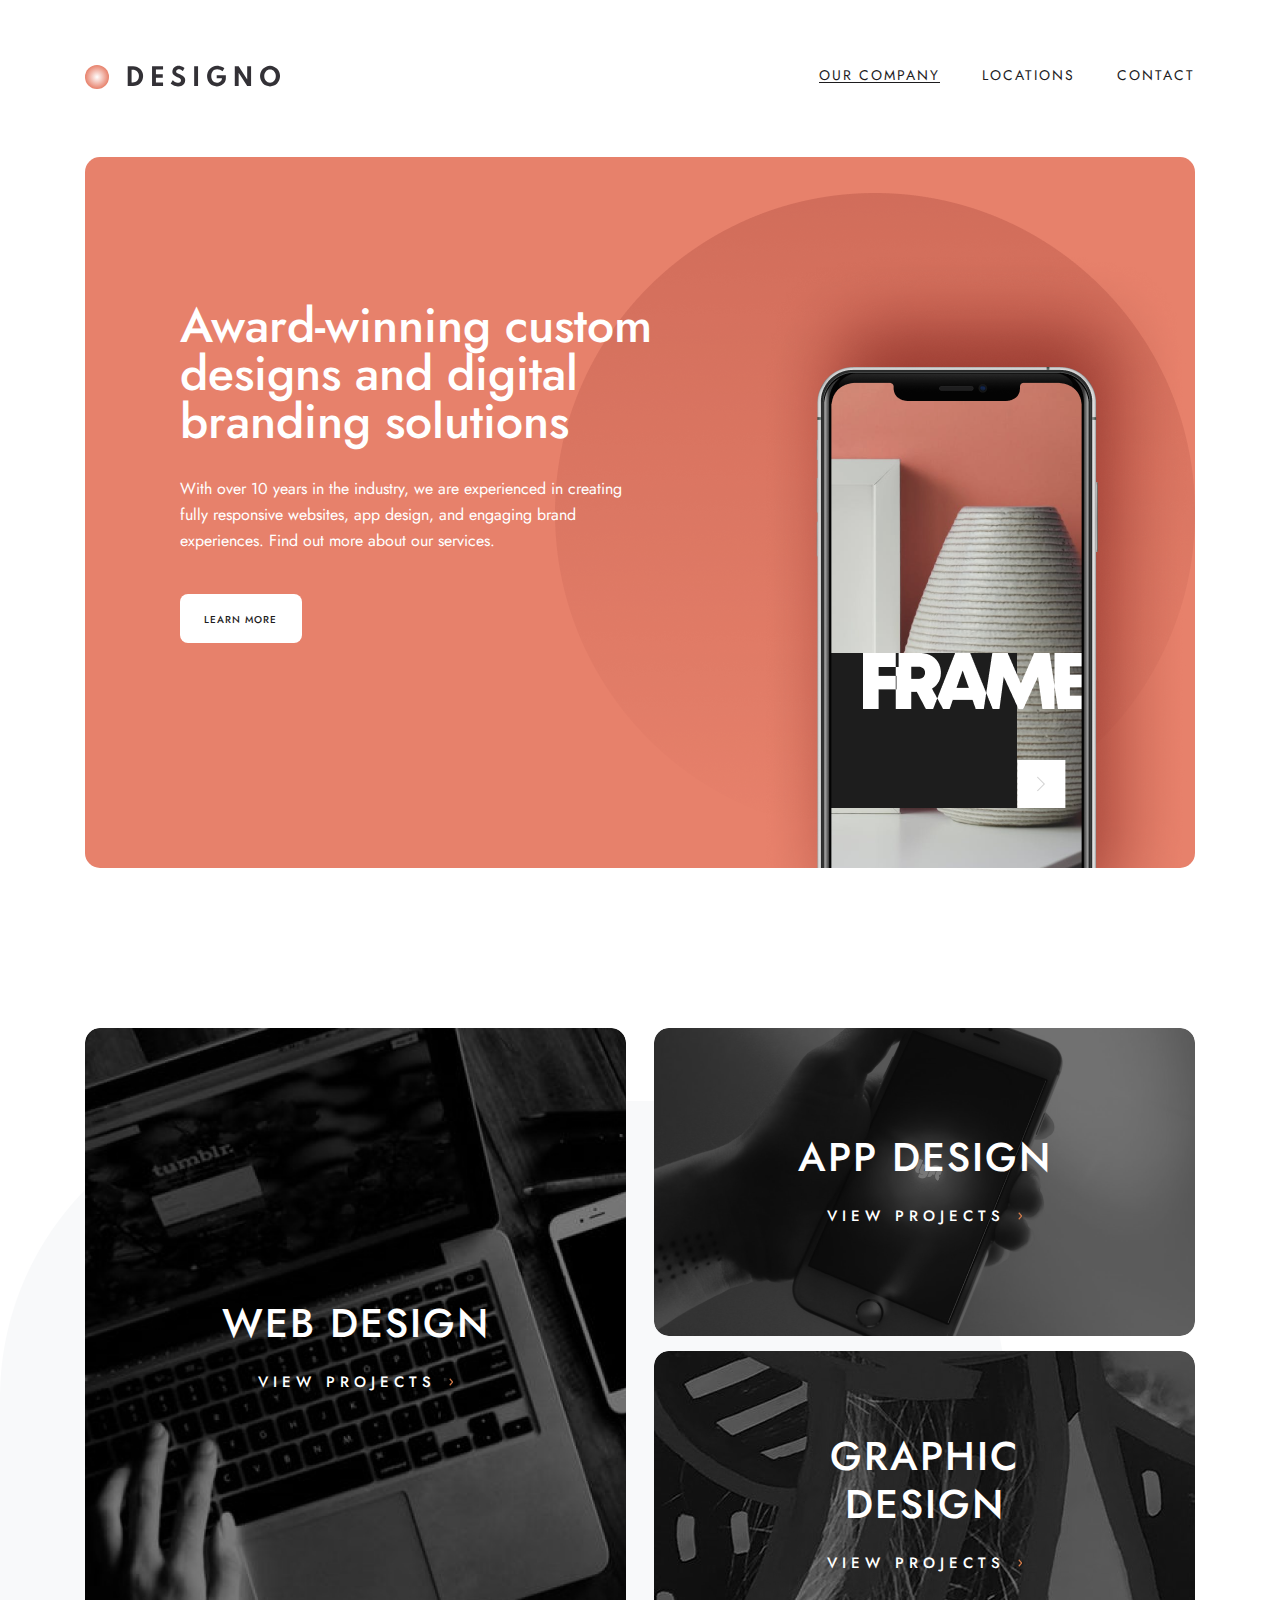
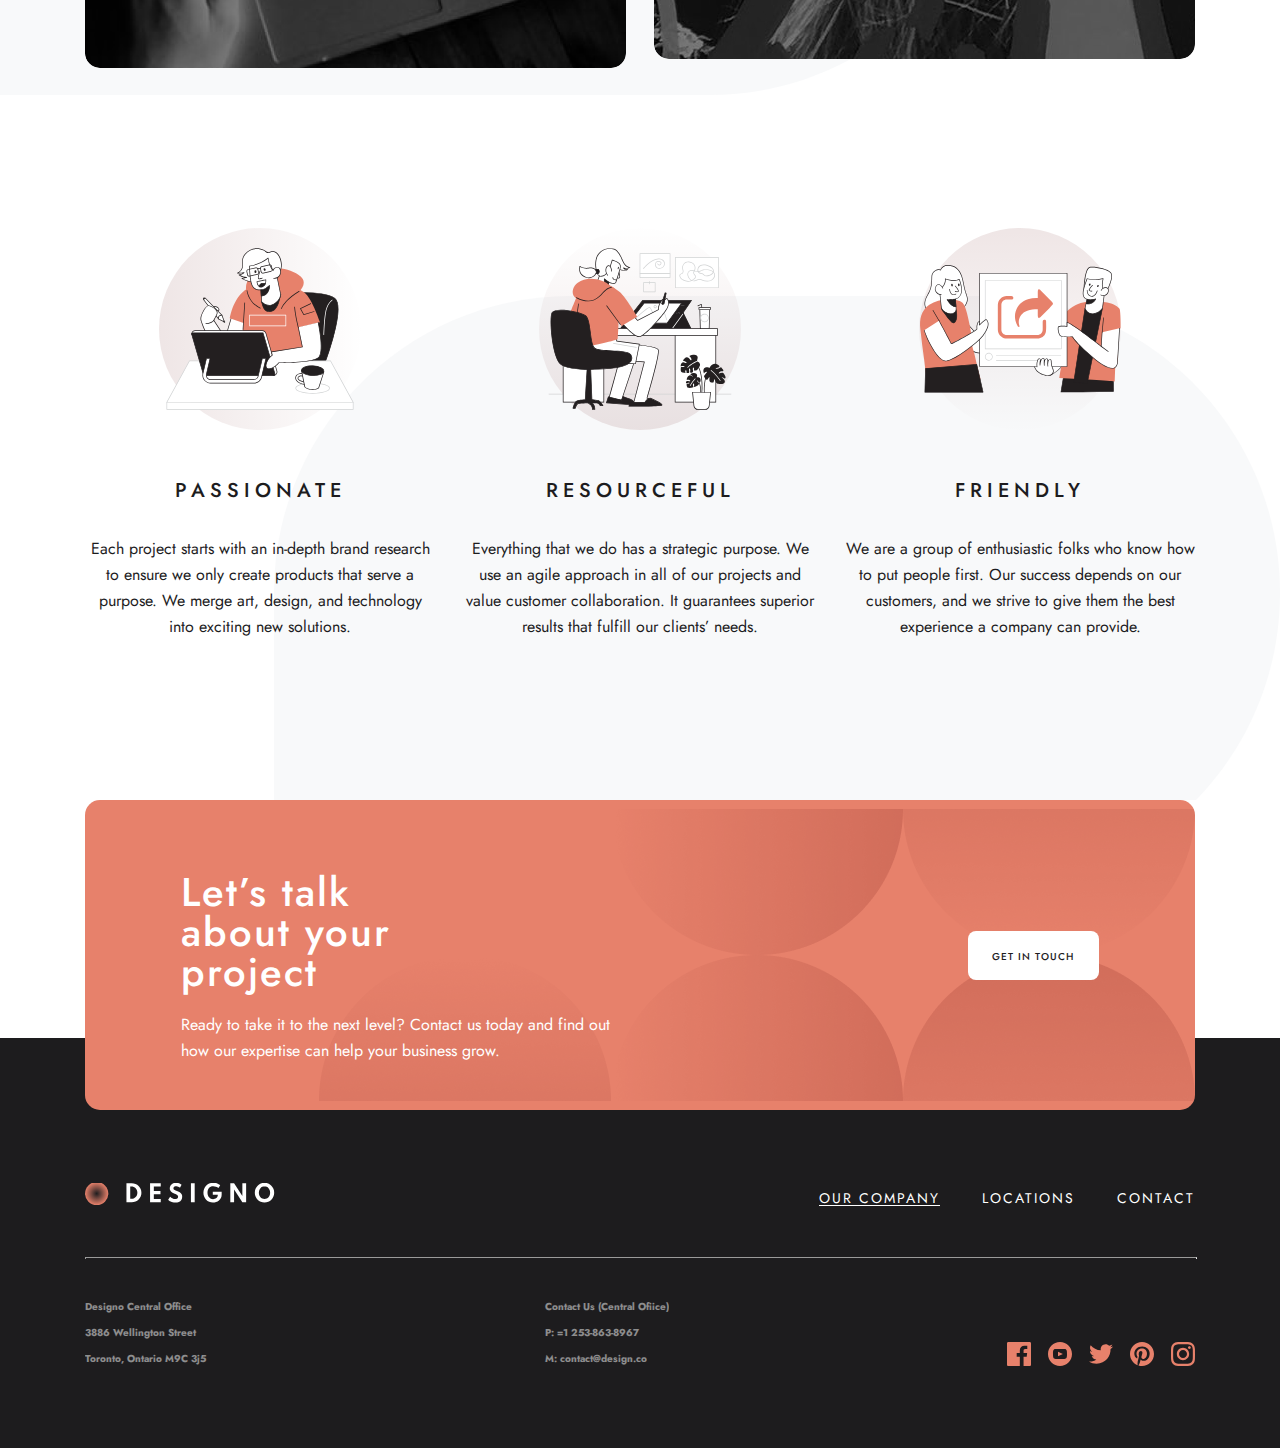
<file: index.html>
<!DOCTYPE html>
<html lang="en">

<head>
    <meta charset="UTF-8">
    <meta name="viewport" content="width=device-width, initial-scale=1.0">
    <title>Our Company</title>
    <link rel="stylesheet" href="./css/style.css">
    <link rel="stylesheet" href="https://cdnjs.cloudflare.com/ajax/libs/font-awesome/6.4.2/css/all.min.css"
        integrity="sha512-z3gLpd7yknf1YoNbCzqRKc4qyor8gaKU1qmn+CShxbuBusANI9QpRohGBreCFkKxLhei6S9CQXFEbbKuqLg0DA=="
        crossorigin="anonymous" referrerpolicy="no-referrer" />
</head>

<body>
    <!-- HEADER START -->
    <header class="header">
        <div class="header__container container">
            <a href="./index.html" class="site-logo">
                <img src="./images/site-logo.svg" alt="textli logo" class="site-logo-img" width="196" height="24">
            </a>

            <button class="header__nav__container">
                <i class="fa-solid fa-bars"></i>
            </button>

            <nav class="sitenav">
                <ul class="sitenav__list">
                    <li class="sitena__item">
                        <a id="active" href="#" class="sitenav__link">OUR COMPANY</a>
                    </li>
                    <li class="sitena__item">
                        <a href="./locatsion.html" class="sitenav__link">LOCATIONS</a>
                    </li>
                    <li class="sitena__item">
                        <a href="./contact.html" class="sitenav__link">CONTACT</a>
                    </li>
                </ul>
            </nav>
        </div>
    </header>
    <!-- HEADER END -->

    <!-- MAIN START-->
    <main class="main main-bg">
        <section class="hero">
            <div class="hero__container container">
                <div class="hero-bg">
                    <div class="hero__content">
                        <h1 class="hero__title">Award-winning custom designs and digital branding solutions</h1>
                        <p class="hero__text">With over 10 years in the industry, we are experienced in creating fully
                            responsive websites, app design, and engaging brand experiences. Find out more about our
                            services.
                        </p>
                        <a href="./about.html" class="white-btn">Learn More</a>
                    </div>
                    <div class="hero__img-wrapper">
                        <picture>

                            <source media="(max-width: 460px)" srcset="./images/hero-cut-img.png">

                            <!-- <source media="(max-width: 996px)" srcset="./images/footer-hero-img.png"> -->

                            <img class="hero-img" src="./images/hero-img.png" alt="headohones and man">
                        </picture>
                    </div>
                </div>
            </div>
        </section>
        <section class="gallary">
            <div class="gallary__container container">
                <div class="web">
                    <div class="title-and-btn">
                        <h2 class="web__title">WEB DESIGN</h2>
                        <a href="./webdesign.html" class="shop-btn btn">
                            <span class="shop-btn__inner-wrapper">
                                <span class="shop-btn__text">VIEW PROJECTS</span>
                                <span class="shop-btn__icon">
                                    <img src="./images/button-icon.svg" alt="arrow">
                                </span>
                            </span>
                        </a>
                    </div>
                    <img src="./images/webdesign-img.png" alt="kompyuter" class="web-img" width="541" height="640">
                </div>
                <div class="app-and-graphic">
                    <div class="app">
                        <div class="title-and-btn">
                            <h2 class="app__title">APP DESIGN</h2>
                            <a href="./appdesign.html" class="shop-btn btn">
                                <span class="shop-btn__inner-wrapper">
                                    <span class="shop-btn__text">VIEW PROJECTS</span>
                                    <span class="shop-btn__icon">
                                        <img src="./images/button-icon.svg" alt="arrow">
                                    </span>
                                </span>
                            </a>
                        </div>
                        <img src="./images/appdesign-img.png" alt="phone" class="app-img" width="541" height="308">
                    </div>
                    <div class="graphic">
                        <div class="title-and-btn">
                            <h2 class="graphic__title">GRAPHIC DESIGN</h2>
                            <a href="./graphicdesign.html" class="shop-btn btn">
                                <span class="shop-btn__inner-wrapper">
                                    <span class="shop-btn__text">VIEW PROJECTS</span>
                                    <span class="shop-btn__icon">
                                        <img src="./images/button-icon.svg" alt="arrow">
                                    </span>
                                </span>
                            </a>
                        </div>
                        <img src="./images/graphicdesign-img.png" alt="men" class="graphic-img" width="541"
                            height="308">
                    </div>
                </div>
            </div>
        </section>
        <section class="about">
            <div class="about__container container">
                <ul class="about__list">
                    <li class="about__item">
                        <img src="./images/passionate-img.svg" alt="people" class="about__img">
                        <div class="about__content">
                            <h3 class="about__title">PASSIONATE</h3>
                            <p class="about__text">Each project starts with an in-depth brand research to ensure we only
                                create products that serve a purpose. We merge art, design, and technology into exciting
                                new
                                solutions.</p>
                        </div>
                    </li>
                    <li class="about__item">
                        <img src="./images/resourceful-img.svg" alt="people" class="about__img">
                        <div class="about__content">
                            <h3 class="about__title">RESOURCEFUL</h3>
                            <p class="about__text">Everything that we do has a strategic purpose. We use an agile
                                approach
                                in all of our projects and value customer collaboration. It guarantees superior results
                                that
                                fulfill our clients’ needs.</p>
                        </div>
                    </li>
                    <li class="about__item">
                        <img src="./images/frendly-img.svg" alt="people" class="about__img">
                        <div class="about__content">
                            <h3 class="about__title">FRIENDLY</h3>
                            <p class="about__text"> We are a group of enthusiastic folks who know how to put people
                                first.
                                Our success depends on our customers, and we strive to give them the best experience a
                                company can provide.</p>
                        </div>
                    </li>
                </ul>
            </div>
        </section>

        <section class="project">
            <div class="project__container container">
                <div class="project-bg">
                    <div class="project__content">
                        <h2 class="project__title">Let’s talk about your project</h2>
                        <p class="project__text">Ready to take it to the next level? Contact us today and find out how
                            our
                            expertise can help your business grow.</p>
                    </div>
                    <div class="project__btn">
                        <a href="./contact.html" class="white-btn project-btn">Get in touch</a>
                    </div>
                </div>
            </div>
        </section>
    </main>
    <!-- MAIN END-->

    <!-- FOOTER START -->
    <footer class="footer">
        <div class="footer__container container">
            <div class="footer__services">
                <div class="hr-logo">
                    <a href="./index.html" class="site-logo">
                        <img src="./images/footer-logo.svg" alt="textli logo" class=" site-logo-img" width="196"
                            height="24">
                    </a>
                </div>
                <nav class="sitenav">
                    <ul class="sitenav__list">
                        <li class="sitenav__item">
                            <a id="active2" href="#" class="sitenav__link">OUR COMPANY</a>
                        </li>
                        <li class="sitenav__item">
                            <a href="./locatsion.html" class="sitenav__link">LOCATIONS</a>
                        </li>
                        <li class="sitenav__item">
                            <a href="./contact.html" class="sitenav__link">CONTACT</a>
                        </li>
                    </ul>
                </nav>
            </div>
            <div>
                <hr class="footer-line">
            </div>
            <div class="footer__text">
                <ul class="footer__list">
                    <li class="footer__item">
                        <a href="#" class="footer__link">Designo Central Office</a>
                    </li>
                    <li class="footer__item">
                        <a href="#" class="footer__link">3886 Wellington Street</a>
                    </li>
                    <li class="footer__item">
                        <a href="#" class="footer__link">Toronto, Ontario M9C 3j5</a>
                    </li>
                </ul>
                <ul class="footer__list1">
                    <li class="footer__item">
                        <a href="#" class="footer__link">Contact Us (Central Ofiice)</a>
                    </li>
                    <li class="footer__item">
                        <a href="#" class="footer__link">P: =1 253-863-8967</a>
                    </li>
                    <li class="footer__item">
                        <a href="#" class="footer__link">M: contact@design.co</a>
                    </li>
                </ul>
                <ul class="footer__list2">
                    <li class="footer__item">
                        <svg xmlns="http://www.w3.org/2000/svg" width="24" height="24" viewBox="0 0 24 24" fill="none">
                            <path
                                d="M22.675 0H1.325C0.593 0 0 0.593 0 1.325V22.676C0 23.407 0.593 24 1.325 24H12.82V14.706H9.692V11.084H12.82V8.413C12.82 5.313 14.713 3.625 17.479 3.625C18.804 3.625 19.942 3.724 20.274 3.768V7.008L18.356 7.009C16.852 7.009 16.561 7.724 16.561 8.772V11.085H20.148L19.681 14.707H16.561V24H22.677C23.407 24 24 23.407 24 22.675V1.325C24 0.593 23.407 0 22.675 0Z"
                                fill="#E7816B" />
                        </svg>
                    </li>
                    <li class="footer__item">
                        <svg xmlns="http://www.w3.org/2000/svg" width="24" height="24" viewBox="0 0 24 24" fill="none">
                            <path fill-rule="evenodd" clip-rule="evenodd"
                                d="M12 0C5.373 0 0 5.373 0 12C0 18.627 5.373 24 12 24C18.627 24 24 18.627 24 12C24 5.373 18.627 0 12 0ZM16.441 16.892C14.339 17.036 9.657 17.036 7.558 16.892C5.282 16.736 5.017 15.622 5 12C5.017 8.371 5.285 7.264 7.558 7.108C9.657 6.964 14.34 6.964 16.441 7.108C18.718 7.264 18.982 8.378 19 12C18.982 15.629 18.715 16.736 16.441 16.892ZM14.917 11.996L10 9.658V14.342L14.917 11.996Z"
                                fill="#E7816B" />
                        </svg>
                    </li>
                    <li class="footer__item">
                        <svg xmlns="http://www.w3.org/2000/svg" width="24" height="20" viewBox="0 0 24 20" fill="none">
                            <path
                                d="M24 2.55699C23.117 2.94899 22.168 3.21299 21.172 3.33199C22.189 2.72299 22.97 1.75799 23.337 0.607986C22.386 1.17199 21.332 1.58199 20.21 1.80299C19.313 0.845986 18.032 0.247986 16.616 0.247986C13.437 0.247986 11.101 3.21399 11.819 6.29299C7.728 6.08799 4.1 4.12799 1.671 1.14899C0.381 3.36199 1.002 6.25699 3.194 7.72299C2.388 7.69699 1.628 7.47599 0.965 7.10699C0.911 9.38799 2.546 11.522 4.914 11.997C4.221 12.185 3.462 12.229 2.69 12.081C3.316 14.037 5.134 15.46 7.29 15.5C5.22 17.123 2.612 17.848 0 17.54C2.179 18.937 4.768 19.752 7.548 19.752C16.69 19.752 21.855 12.031 21.543 5.10599C22.505 4.41099 23.34 3.54399 24 2.55699Z"
                                fill="#E7816B" />
                        </svg>
                    </li>
                    </li>
                    <li class="footer__item">
                        <svg xmlns="http://www.w3.org/2000/svg" width="24" height="24" viewBox="0 0 24 24" fill="none">
                            <path
                                d="M12 0C5.373 0 0 5.372 0 12C0 17.084 3.163 21.426 7.627 23.174C7.522 22.225 7.427 20.769 7.669 19.733C7.887 18.796 9.076 13.768 9.076 13.768C9.076 13.768 8.717 13.049 8.717 11.986C8.717 10.318 9.684 9.072 10.888 9.072C11.911 9.072 12.406 9.841 12.406 10.762C12.406 11.791 11.751 13.33 11.412 14.757C11.129 15.951 12.011 16.926 13.189 16.926C15.322 16.926 16.961 14.677 16.961 11.431C16.961 8.558 14.897 6.549 11.949 6.549C8.535 6.549 6.531 9.11 6.531 11.756C6.531 12.787 6.928 13.894 7.424 14.494C7.522 14.613 7.536 14.718 7.507 14.839L7.174 16.199C7.121 16.419 7 16.466 6.772 16.36C5.273 15.662 4.336 13.471 4.336 11.711C4.336 7.926 7.086 4.449 12.265 4.449C16.428 4.449 19.663 7.416 19.663 11.38C19.663 15.516 17.056 18.844 13.436 18.844C12.22 18.844 11.077 18.213 10.686 17.466L9.938 20.319C9.667 21.362 8.936 22.669 8.446 23.465C9.57 23.812 10.763 24 12 24C18.627 24 24 18.627 24 12C24 5.372 18.627 0 12 0Z"
                                fill="#E7816B" />
                        </svg>
                    </li>
                    <li class="footer__item">
                        <svg xmlns="http://www.w3.org/2000/svg" width="24" height="24" viewBox="0 0 24 24" fill="none">
                            <path fill-rule="evenodd" clip-rule="evenodd"
                                d="M12 0C8.741 0 8.333 0.014 7.053 0.072C2.695 0.272 0.273 2.69 0.073 7.052C0.014 8.333 0 8.741 0 12C0 15.259 0.014 15.668 0.072 16.948C0.272 21.306 2.69 23.728 7.052 23.928C8.333 23.986 8.741 24 12 24C15.259 24 15.668 23.986 16.948 23.928C21.302 23.728 23.73 21.31 23.927 16.948C23.986 15.668 24 15.259 24 12C24 8.741 23.986 8.333 23.928 7.053C23.732 2.699 21.311 0.273 16.949 0.073C15.668 0.014 15.259 0 12 0ZM12 2.163C15.204 2.163 15.584 2.175 16.85 2.233C20.102 2.381 21.621 3.924 21.769 7.152C21.827 8.417 21.838 8.797 21.838 12.001C21.838 15.206 21.826 15.585 21.769 16.85C21.62 20.075 20.105 21.621 16.85 21.769C15.584 21.827 15.206 21.839 12 21.839C8.796 21.839 8.416 21.827 7.151 21.769C3.891 21.62 2.38 20.07 2.232 16.849C2.174 15.584 2.162 15.205 2.162 12C2.162 8.796 2.175 8.417 2.232 7.151C2.381 3.924 3.896 2.38 7.151 2.232C8.417 2.175 8.796 2.163 12 2.163ZM5.838 12C5.838 8.597 8.597 5.838 12 5.838C15.403 5.838 18.162 8.597 18.162 12C18.162 15.404 15.403 18.163 12 18.163C8.597 18.163 5.838 15.403 5.838 12ZM12 16C9.791 16 8 14.21 8 12C8 9.791 9.791 8 12 8C14.209 8 16 9.791 16 12C16 14.21 14.209 16 12 16ZM16.965 5.595C16.965 4.8 17.61 4.155 18.406 4.155C19.201 4.155 19.845 4.8 19.845 5.595C19.845 6.39 19.201 7.035 18.406 7.035C17.61 7.035 16.965 6.39 16.965 5.595Z"
                                fill="#E7816B" />
                        </svg>
                    </li>
                </ul>
            </div>
        </div>

    </footer>
    <!-- FOOTER END -->
</body>

</html>
</file>
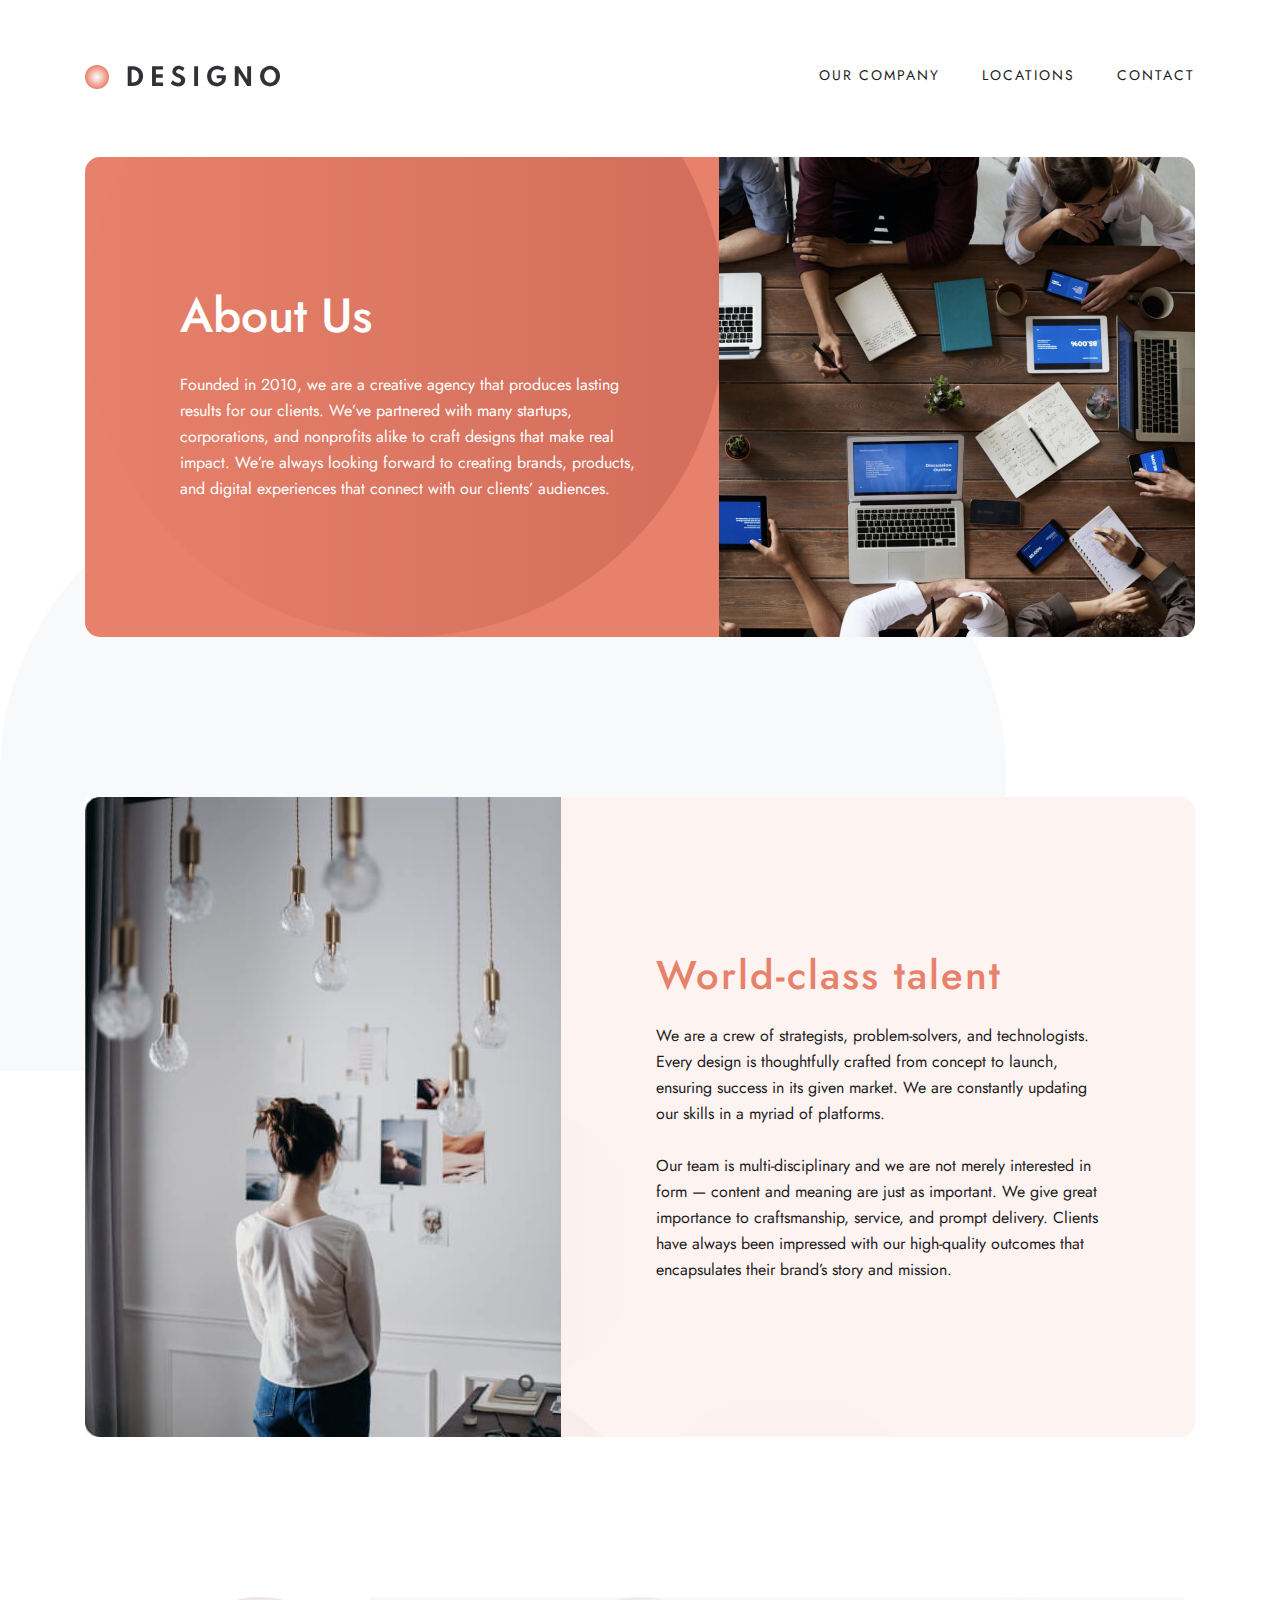
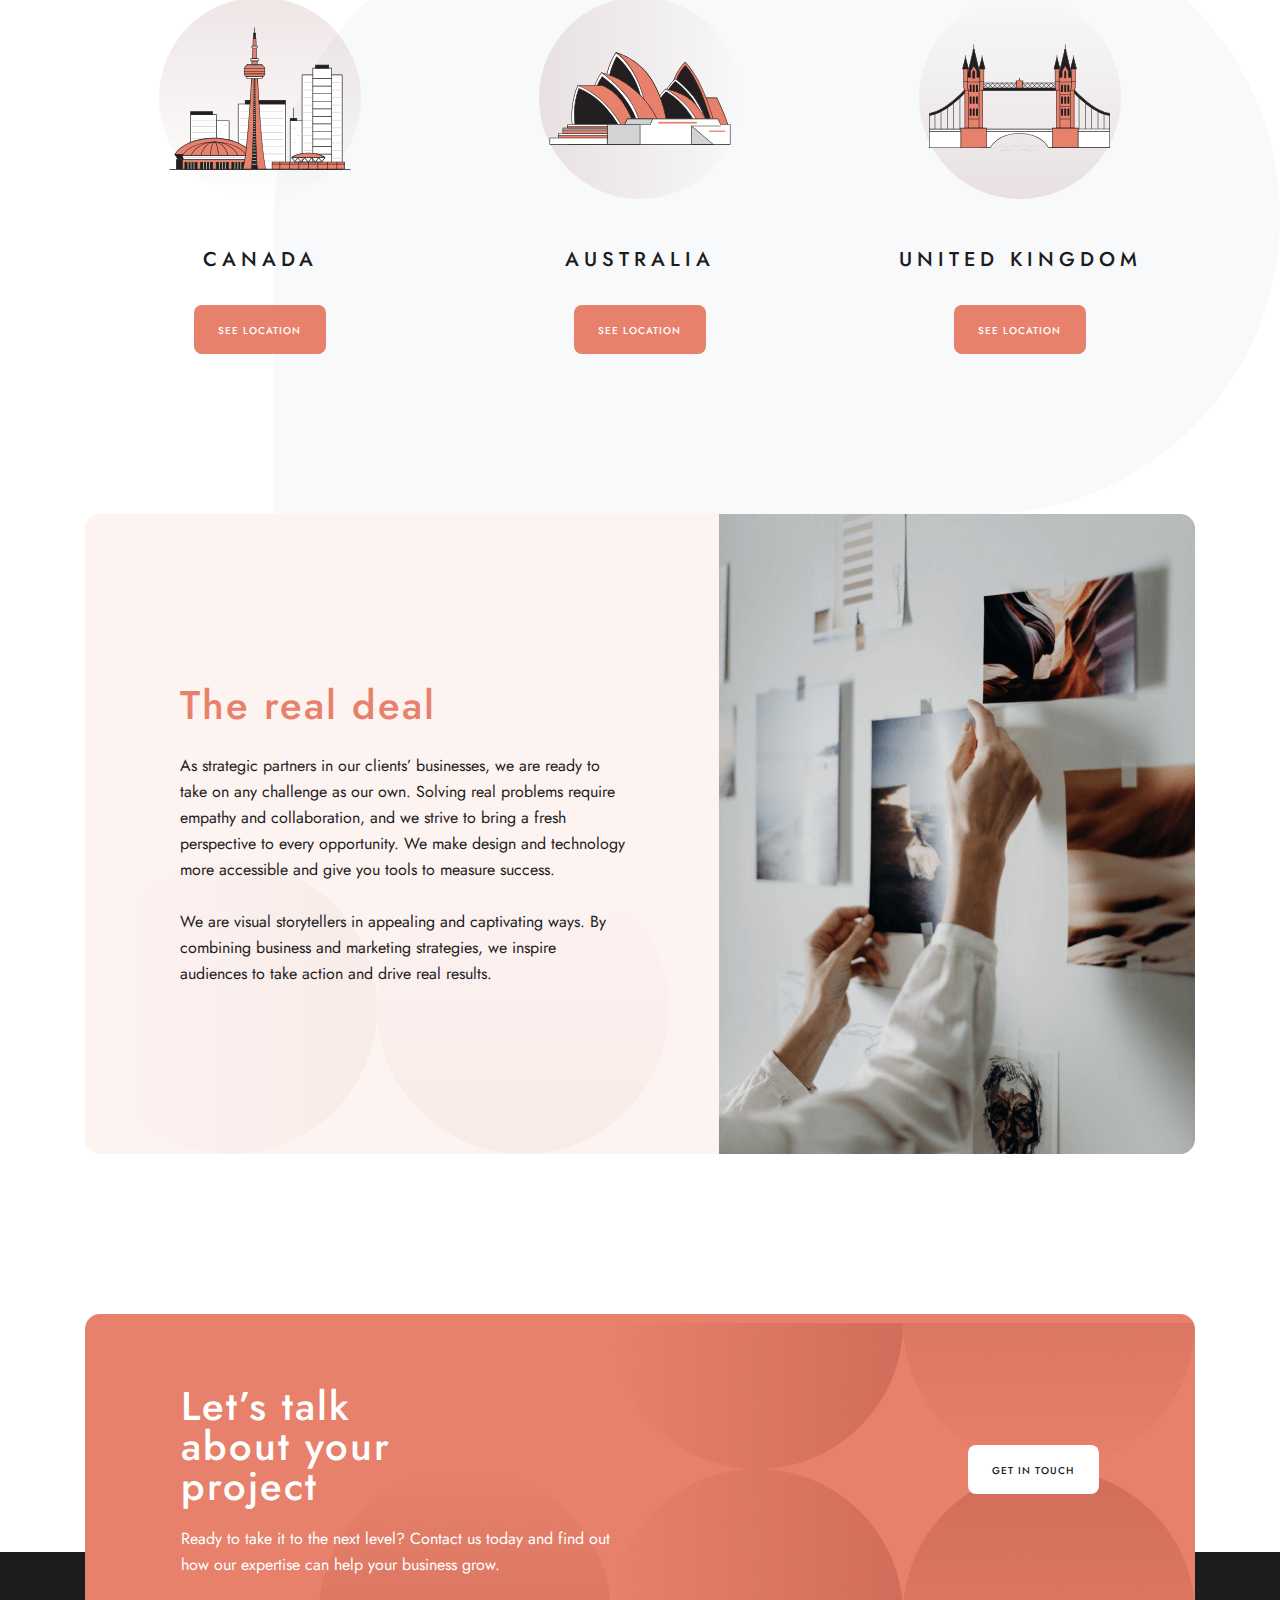
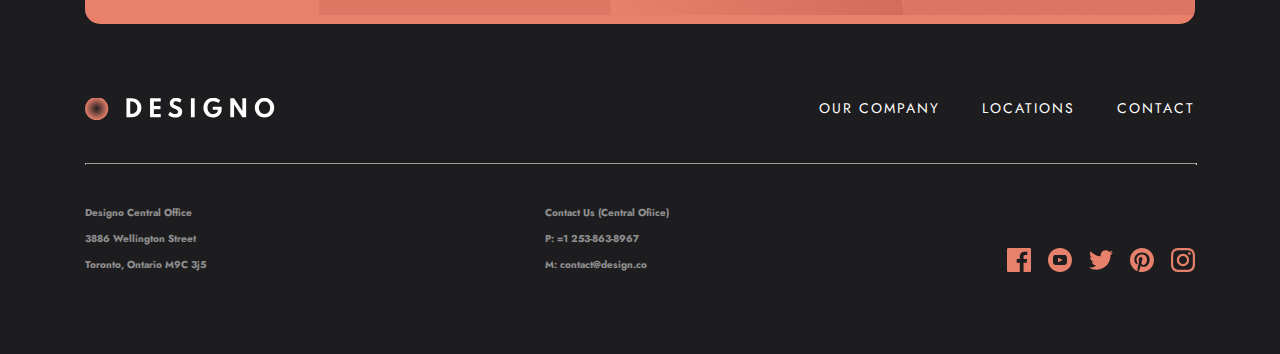
<file: about.html>
<!DOCTYPE html>
<html lang="en">

<head>
    <meta charset="UTF-8">
    <meta name="viewport" content="width=device-width, initial-scale=1.0">
    <title>About</title>
    <link rel="stylesheet" href="./css/style.css">
    <link rel="stylesheet" href="https://cdnjs.cloudflare.com/ajax/libs/font-awesome/6.4.2/css/all.min.css"
    integrity="sha512-z3gLpd7yknf1YoNbCzqRKc4qyor8gaKU1qmn+CShxbuBusANI9QpRohGBreCFkKxLhei6S9CQXFEbbKuqLg0DA=="
    crossorigin="anonymous" referrerpolicy="no-referrer" />
</head>

<body>
    <header class="header">
        <div class="header__container container">
            <a href="./index.html" class="site-logo">
                <img src="./images/site-logo.svg" alt="textli logo" class="site-logo-img" width="196" height="24">
            </a>

            <button class="header__nav__container">
                <i class="fa-solid fa-bars"></i>
            </button>

            <nav class="sitenav">
                <ul class="sitenav__list">
                    <li class="sitena__item">
                        <a href="./index.html" class="sitenav__link">OUR COMPANY</a>
                    </li>
                    <li class="sitena__item">
                        <a href="./locatsion.html" class="sitenav__link">LOCATIONS</a>
                    </li>
                    <li class="sitena__item">
                        <a href="./contact.html" class="sitenav__link">CONTACT</a>
                    </li>
                </ul>
            </nav>
        </div>
    </header>


    <main class="main bg">
        <section class="about-hero">
            <div class="about-hero__container container">
                <div class="about-hero-bg">
                    <div class="about-hero__content">
                        <h1 class="about-hero__title">
                            About Us
                        </h1>
                        <p class="about-hero__description">
                            Founded in 2010, we are a creative agency that produces lasting results for our clients.
                            We’ve partnered with many startups, corporations, and nonprofits alike to craft designs that
                            make real impact. We’re always looking forward to creating brands, products, and digital
                            experiences that connect with our clients’ audiences.
                        </p>
                    </div>
                    <div class="about-hero__img-wrapper">
                        <img src="./images/about-img1.jpg" alt="peoples and compyuter" class="about-hero__img">
                    </div>
                </div>
            </div>
        </section>

        <section class="heromen">
            <div class="heromen__container container">
                <div class="heromen-bg">
                    <div class="heromen__img-container">
                        <img src="./images/about-img2.jpg" alt="men" class="heromrn__img">
                    </div>
                    <div class="heromen__content">
                        <h2 class="heromen__title">
                            World-class talent
                        </h2>
                        <p class="heromen__description">
                            We are a crew of strategists, problem-solvers, and technologists. Every design is
                            thoughtfully crafted from concept to launch, ensuring success in its given market. We are
                            constantly updating our skills in a myriad of platforms.
                            <br>
                            <br>
                            Our team is multi-disciplinary and we are not merely interested in form — content and
                            meaning are just as important. We give great importance to craftsmanship, service, and
                            prompt delivery. Clients have always been impressed with our high-quality outcomes that
                            encapsulates their brand’s story and mission.
                        </p>
                    </div>
                </div>
            </div>
        </section>


        <section class="about-map">
            <div class="about-map__container container">
                <ul class="about-map__list">
                    <li class="about-map__item">
                        <img src="./images/about-img3.svg" alt="map" class="about-map__img">
                        <h3 class="about-map__title">CANADA</h3>
                        <a href="./locatsion.html" class="brown-btn">SEE LOCATION</a>
                    </li>
                    <li class="about-map__item">
                        <img src="./images/about-img4.svg" alt="map" class="about-map__img">
                        <h3 class="about-map__title">AUSTRALIA</h3>
                        <a href="./locatsion.html" class="brown-btn">SEE LOCATION</a>
                    </li>
                    <li class="about-map__item">
                        <img src="./images/about-img5.svg" alt="map" class="about-map__img">
                        <h3 class="about-map__title">UNITED KINGDOM</h3>
                        <a href="./locatsion.html" class="brown-btn">SEE LOCATION</a>
                    </li>
                </ul>
            </div>
        </section>


        <section class="heromen">
            <div class="heromen__container container">
                <div class="heromen-bg about-bg">
                    <div class="heromen__img-container order">
                        <img src="./images/about-img6.png" alt="men" class="heromrn__img">
                    </div>
                    <div class="heromen__content">
                        <h2 class="heromen__title">
                            The real deal
                        </h2>
                        <p class="heromen__description">
                            As strategic partners in our clients’ businesses, we are ready to take on any challenge as
                            our own. Solving real problems require empathy and collaboration, and we strive to bring a
                            fresh perspective to every opportunity. We make design and technology more accessible and
                            give you tools to measure success.
                            <br>
                            <br>
                            We are visual storytellers in appealing and captivating ways. By combining business and
                            marketing strategies, we inspire audiences to take action and drive real results.
                        </p>
                    </div>
                </div>
            </div>
        </section>



        <section class="project">
            <div class="project__container container">
                <div class="project-bg">
                    <div class="project__content">
                        <h2 class="project__title">Let’s talk about your project</h2>
                        <p class="project__text">Ready to take it to the next level? Contact us today and find out how
                            our
                            expertise can help your business grow.</p>
                    </div>
                    <div class="project__btn">
                        <a href="./contact.html" class="white-btn">Get in touch</a>
                    </div>
                </div>
            </div>
        </section>
    </main>


    <footer class="footer">
        <div class="footer__container container">
            <div class="footer__services">
                <a href="./index.html" class="site-logo">
                    <img src="./images/footer-logo.svg" alt="textli logo" class="site-logo-img" width="196" height="24">
                </a>

                <nav class="sitenav">
                    <ul class="sitenav__list">
                        <li class="sitenav__item">
                            <a href="./index.html" class="sitenav__link">OUR COMPANY</a>
                        </li>
                        <li class="sitenav__item">
                            <a href="./locatsion.html" class="sitenav__link">LOCATIONS</a>
                        </li>
                        <li class="sitenav__item">
                            <a href="./contact.html" class="sitenav__link">CONTACT</a>
                        </li>
                    </ul>
                </nav>
            </div>
            <hr class="footer-line">
            <div class="footer__text">
                <ul class="footer__list">
                    <li class="footer__item">
                        <a href="#" class="footer__link">Designo Central Office</a>
                    </li>
                    <li class="footer__item">
                        <a href="#" class="footer__link">3886 Wellington Street</a>
                    </li>
                    <li class="footer__item">
                        <a href="#" class="footer__link">Toronto, Ontario M9C 3j5</a>
                    </li>
                </ul>
                <ul class="footer__list1">
                    <li class="footer__item">
                        <a href="#" class="footer__link">Contact Us (Central Ofiice)</a>
                    </li>
                    <li class="footer__item">
                        <a href="#" class="footer__link">P: =1 253-863-8967</a>
                    </li>
                    <li class="footer__item">
                        <a href="#" class="footer__link">M: contact@design.co</a>
                    </li>
                </ul>
                <ul class="footer__list2">
                    <li class="footer__item">
                        <svg xmlns="http://www.w3.org/2000/svg" width="24" height="24" viewBox="0 0 24 24" fill="none">
                            <path
                                d="M22.675 0H1.325C0.593 0 0 0.593 0 1.325V22.676C0 23.407 0.593 24 1.325 24H12.82V14.706H9.692V11.084H12.82V8.413C12.82 5.313 14.713 3.625 17.479 3.625C18.804 3.625 19.942 3.724 20.274 3.768V7.008L18.356 7.009C16.852 7.009 16.561 7.724 16.561 8.772V11.085H20.148L19.681 14.707H16.561V24H22.677C23.407 24 24 23.407 24 22.675V1.325C24 0.593 23.407 0 22.675 0Z"
                                fill="#E7816B" />
                        </svg>
                    </li>
                    <li class="footer__item">
                        <svg xmlns="http://www.w3.org/2000/svg" width="24" height="24" viewBox="0 0 24 24" fill="none">
                            <path fill-rule="evenodd" clip-rule="evenodd"
                                d="M12 0C5.373 0 0 5.373 0 12C0 18.627 5.373 24 12 24C18.627 24 24 18.627 24 12C24 5.373 18.627 0 12 0ZM16.441 16.892C14.339 17.036 9.657 17.036 7.558 16.892C5.282 16.736 5.017 15.622 5 12C5.017 8.371 5.285 7.264 7.558 7.108C9.657 6.964 14.34 6.964 16.441 7.108C18.718 7.264 18.982 8.378 19 12C18.982 15.629 18.715 16.736 16.441 16.892ZM14.917 11.996L10 9.658V14.342L14.917 11.996Z"
                                fill="#E7816B" />
                        </svg>
                    </li>
                    <li class="footer__item">
                        <svg xmlns="http://www.w3.org/2000/svg" width="24" height="20" viewBox="0 0 24 20" fill="none">
                            <path
                                d="M24 2.55699C23.117 2.94899 22.168 3.21299 21.172 3.33199C22.189 2.72299 22.97 1.75799 23.337 0.607986C22.386 1.17199 21.332 1.58199 20.21 1.80299C19.313 0.845986 18.032 0.247986 16.616 0.247986C13.437 0.247986 11.101 3.21399 11.819 6.29299C7.728 6.08799 4.1 4.12799 1.671 1.14899C0.381 3.36199 1.002 6.25699 3.194 7.72299C2.388 7.69699 1.628 7.47599 0.965 7.10699C0.911 9.38799 2.546 11.522 4.914 11.997C4.221 12.185 3.462 12.229 2.69 12.081C3.316 14.037 5.134 15.46 7.29 15.5C5.22 17.123 2.612 17.848 0 17.54C2.179 18.937 4.768 19.752 7.548 19.752C16.69 19.752 21.855 12.031 21.543 5.10599C22.505 4.41099 23.34 3.54399 24 2.55699Z"
                                fill="#E7816B" />
                        </svg>
                    </li>
                    </li>
                    <li class="footer__item">
                        <svg xmlns="http://www.w3.org/2000/svg" width="24" height="24" viewBox="0 0 24 24" fill="none">
                            <path
                                d="M12 0C5.373 0 0 5.372 0 12C0 17.084 3.163 21.426 7.627 23.174C7.522 22.225 7.427 20.769 7.669 19.733C7.887 18.796 9.076 13.768 9.076 13.768C9.076 13.768 8.717 13.049 8.717 11.986C8.717 10.318 9.684 9.072 10.888 9.072C11.911 9.072 12.406 9.841 12.406 10.762C12.406 11.791 11.751 13.33 11.412 14.757C11.129 15.951 12.011 16.926 13.189 16.926C15.322 16.926 16.961 14.677 16.961 11.431C16.961 8.558 14.897 6.549 11.949 6.549C8.535 6.549 6.531 9.11 6.531 11.756C6.531 12.787 6.928 13.894 7.424 14.494C7.522 14.613 7.536 14.718 7.507 14.839L7.174 16.199C7.121 16.419 7 16.466 6.772 16.36C5.273 15.662 4.336 13.471 4.336 11.711C4.336 7.926 7.086 4.449 12.265 4.449C16.428 4.449 19.663 7.416 19.663 11.38C19.663 15.516 17.056 18.844 13.436 18.844C12.22 18.844 11.077 18.213 10.686 17.466L9.938 20.319C9.667 21.362 8.936 22.669 8.446 23.465C9.57 23.812 10.763 24 12 24C18.627 24 24 18.627 24 12C24 5.372 18.627 0 12 0Z"
                                fill="#E7816B" />
                        </svg>
                    </li>
                    <li class="footer__item">
                        <svg xmlns="http://www.w3.org/2000/svg" width="24" height="24" viewBox="0 0 24 24" fill="none">
                            <path fill-rule="evenodd" clip-rule="evenodd"
                                d="M12 0C8.741 0 8.333 0.014 7.053 0.072C2.695 0.272 0.273 2.69 0.073 7.052C0.014 8.333 0 8.741 0 12C0 15.259 0.014 15.668 0.072 16.948C0.272 21.306 2.69 23.728 7.052 23.928C8.333 23.986 8.741 24 12 24C15.259 24 15.668 23.986 16.948 23.928C21.302 23.728 23.73 21.31 23.927 16.948C23.986 15.668 24 15.259 24 12C24 8.741 23.986 8.333 23.928 7.053C23.732 2.699 21.311 0.273 16.949 0.073C15.668 0.014 15.259 0 12 0ZM12 2.163C15.204 2.163 15.584 2.175 16.85 2.233C20.102 2.381 21.621 3.924 21.769 7.152C21.827 8.417 21.838 8.797 21.838 12.001C21.838 15.206 21.826 15.585 21.769 16.85C21.62 20.075 20.105 21.621 16.85 21.769C15.584 21.827 15.206 21.839 12 21.839C8.796 21.839 8.416 21.827 7.151 21.769C3.891 21.62 2.38 20.07 2.232 16.849C2.174 15.584 2.162 15.205 2.162 12C2.162 8.796 2.175 8.417 2.232 7.151C2.381 3.924 3.896 2.38 7.151 2.232C8.417 2.175 8.796 2.163 12 2.163ZM5.838 12C5.838 8.597 8.597 5.838 12 5.838C15.403 5.838 18.162 8.597 18.162 12C18.162 15.404 15.403 18.163 12 18.163C8.597 18.163 5.838 15.403 5.838 12ZM12 16C9.791 16 8 14.21 8 12C8 9.791 9.791 8 12 8C14.209 8 16 9.791 16 12C16 14.21 14.209 16 12 16ZM16.965 5.595C16.965 4.8 17.61 4.155 18.406 4.155C19.201 4.155 19.845 4.8 19.845 5.595C19.845 6.39 19.201 7.035 18.406 7.035C17.61 7.035 16.965 6.39 16.965 5.595Z"
                                fill="#E7816B" />
                        </svg>
                    </li>
                </ul>
            </div>
        </div>

    </footer>
</body>

</html>
</file>
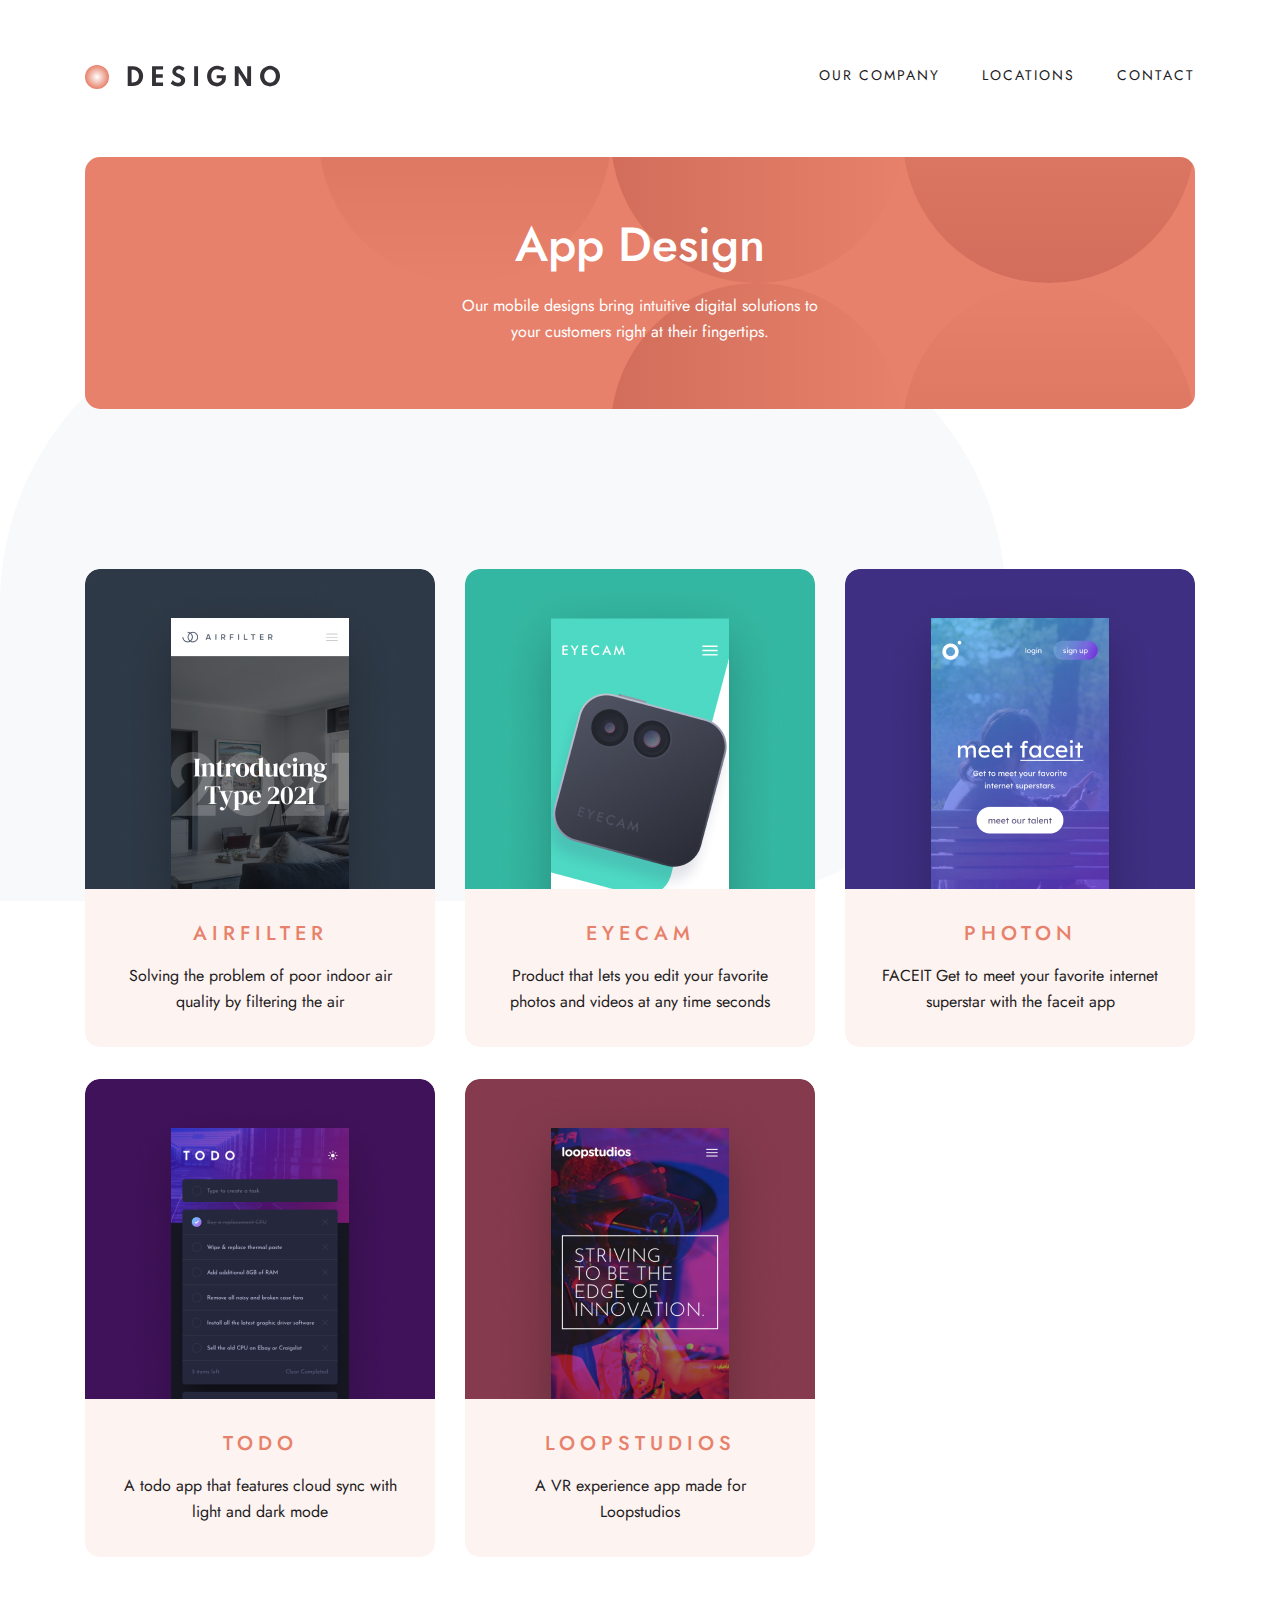
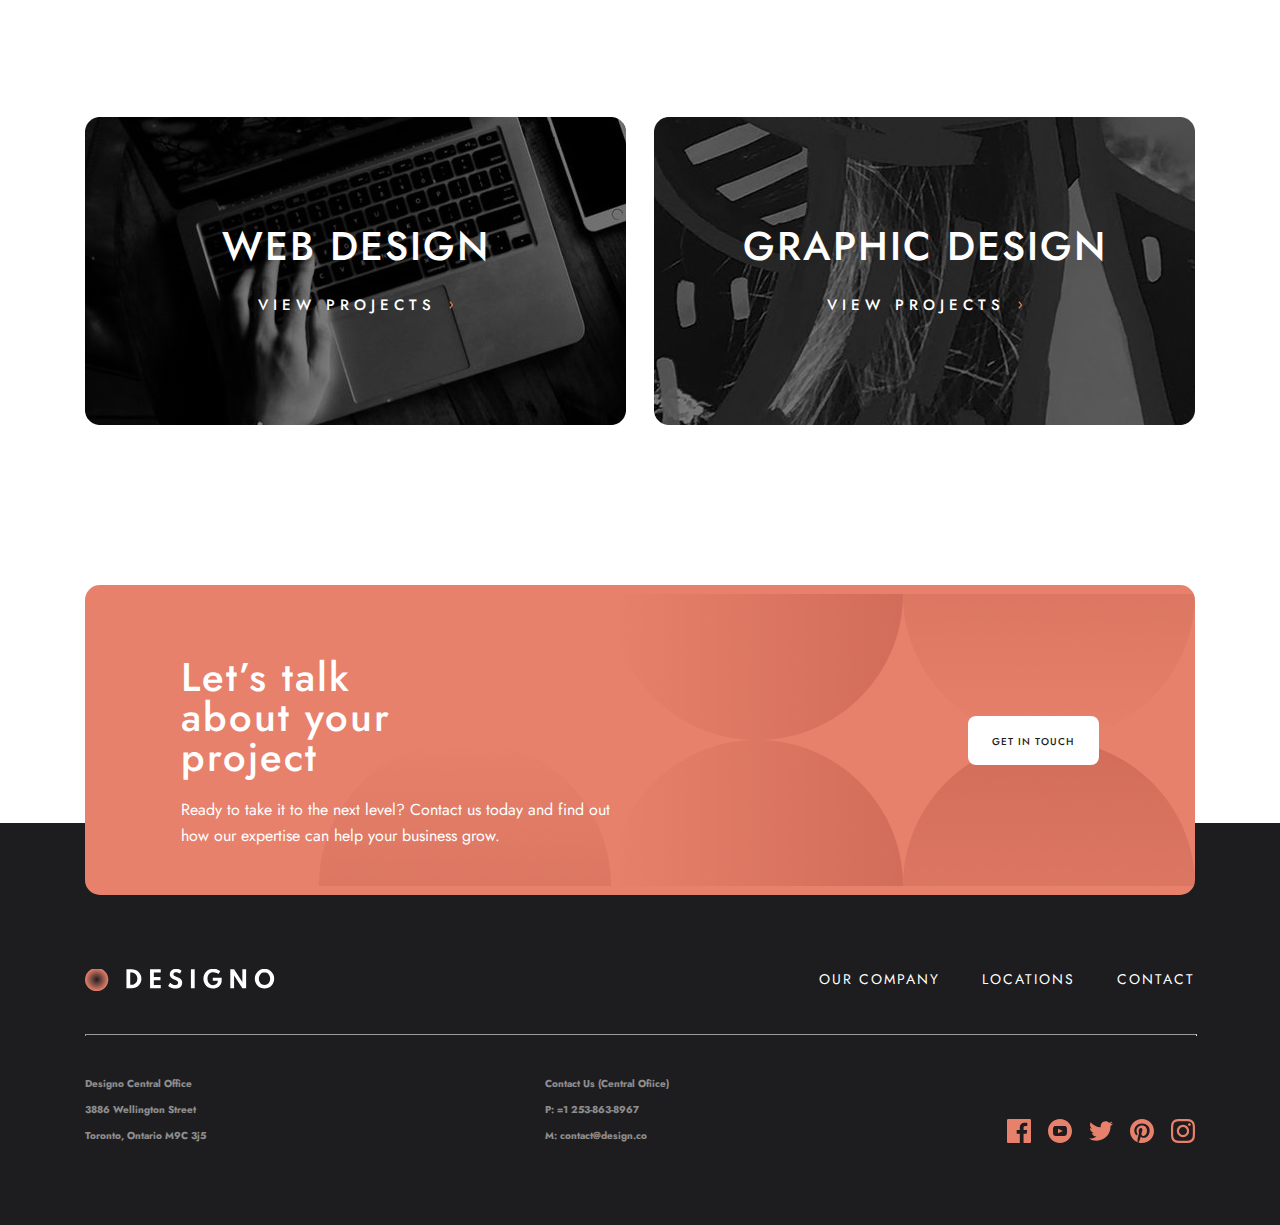
<file: appdesign.html>
<!DOCTYPE html>
<html lang="en">

<head>
    <meta charset="UTF-8">
    <meta name="viewport" content="width=device-width, initial-scale=1.0">
    <title>App Design</title>
    <link rel="stylesheet" href="./css/style.css">
    <link rel="stylesheet" href="https://cdnjs.cloudflare.com/ajax/libs/font-awesome/6.4.2/css/all.min.css"
    integrity="sha512-z3gLpd7yknf1YoNbCzqRKc4qyor8gaKU1qmn+CShxbuBusANI9QpRohGBreCFkKxLhei6S9CQXFEbbKuqLg0DA=="
    crossorigin="anonymous" referrerpolicy="no-referrer" />
</head>

<body>
    <header class="header">
        <div class="header__container container">
            <a href="./index.html" class="site-logo">
                <img src="./images/site-logo.svg" alt="textli logo" class="site-logo-img" width="196" height="24">
            </a>

            <button class="header__nav__container">
                <i class="fa-solid fa-bars"></i>
            </button>

            <nav class="sitenav">
                <ul class="sitenav__list">
                    <li class="sitena__item">
                        <a href="./index.html" class="sitenav__link">OUR COMPANY</a>
                    </li>
                    <li class="sitena__item">
                        <a href="./locatsion.html" class="sitenav__link">LOCATIONS</a>
                    </li>
                    <li class="sitena__item">
                        <a href="./contact.html" class="sitenav__link">CONTACT</a>
                    </li>
                </ul>
            </nav>
        </div>
    </header>


    <main class="main webdesign-rectangle">
        <section class="web-hero">
            <div class="web-hero-container container">
                <div class="web-hero__container">
                    <div class="web-hero__content">
                        <h1 class="web-hero__title">
                            App Design
                        </h1>
                        <p class="web-hero__text">
                            Our mobile designs bring intuitive digital solutions
                            to your customers right at their fingertips.
                        </p>
                    </div>
                </div>
            </div>
        </section>

        <section class="web-services">
            <div class="web-services__container container">
                <ul class="web-services__list">
                    <li class="web-services__item">
                        <img src="./images/app-img1.jpg" alt="ma'lumot" class="web-services__img">
                        <div class="web-services__item__content">
                            <h3 class="web-services__title">AIRFILTER</h3>
                            <p class="web-services__description">Solving the problem of poor indoor air quality by
                                filtering the air
                            </p>
                        </div>
                    </li>
                    <li class="web-services__item">
                        <img src="./images/app-img2.jpg" alt="ma'lumot" class="web-services__img">
                        <div class="web-services__item__content">
                            <h3 class="web-services__title">EYECAM</h3>
                            <p class="web-services__description">Product that lets you edit your favorite photos and
                                videos at any time
                                seconds</p>
                        </div>
                    </li>
                    <li class="web-services__item">
                        <img src="./images/app-img3.jpg" alt="ma'lumot" class="web-services__img">
                        <div class="web-services__item__content">
                            <h3 class="web-services__title">PHOTON</h3>
                            <p class="web-services__description">FACEIT
                                Get to meet your favorite internet superstar with the faceit app</p>
                        </div>
                    </li>
                </ul>
                <ul class="web-services__list">
                    <li class="web-services__item">
                        <img src="./images/app-img4.jpg" alt="ma'lumot" class="web-services__img">
                        <div class="web-services__item__content">
                            <h3 class="web-services__title">TODO</h3>
                            <p class="web-services__description">A todo app that features cloud sync with light and dark
                                mode</p>
                        </div>
                    </li>
                    <li class="web-services__item">
                        <img src="./images/app-img5.jpg" alt="ma'lumot" class="web-services__img">
                        <div class="web-services__item__content">
                            <h3 class="web-services__title">LOOPSTUDIOS</h3>
                            <p class="web-services__description">A VR experience app made for Loopstudios</p>
                        </div>
                    </li>
                </ul>
            </div>
        </section>


        <section class="web-gallary">
            <div class="web-gallary__container container">
                <div class="web-gallary__app">
                    <div class="web-gallary__content">
                        <h2 class="web-gallary__title">WEB DESIGN</h2>
                        <a href="./webdesign.html" class="shop-btn btn">
                            <span class="shop-btn__inner-wrapper">
                                <span class="shop-btn__text">VIEW PROJECTS</span>
                                <span class="shop-btn__icon">
                                    <img src="./images/button-icon.svg" alt="arrow">
                                </span>
                            </span>
                        </a>
                    </div>
                    <img src="./images/webdesign-cut-img.png" alt="phone" class="web-gallary__app-img" width="541" height="308">
                </div>
                <div class="web-gallary__graphic">
                    <div class="web-gallary__content">
                        <h2 class="web-gallary__title">GRAPHIC DESIGN</h2>
                        <a href="./graphicdesign.html" class="shop-btn btn">
                            <span class="shop-btn__inner-wrapper">
                                <span class="shop-btn__text">VIEW PROJECTS</span>
                                <span class="shop-btn__icon">
                                    <img src="./images/button-icon.svg" alt="arrow">
                                </span>
                            </span>
                        </a>
                    </div>
                    <img src="./images/graphicdesign-img.png" alt="men" class="web-gallary__graphic-img" width="541" height="308">
                </div>
            </div>
        </section>
    


        <section class="project">
            <div class="project__container container">
                <div class="project-bg">
                    <div class="project__content">
                        <h2 class="project__title">Let’s talk about your project</h2>
                        <p class="project__text">Ready to take it to the next level? Contact us today and find out how
                            our
                            expertise can help your business grow.</p>
                    </div>
                    <div class="project__btn">
                        <a href="./contact.html" class="white-btn">Get in touch</a>
                    </div>
                </div>
            </div>
        </section>
    </main>


    <footer class="footer">
        <div class="footer__container container">
            <div class="footer__services">
                <a href="./index.html" class="site-logo">
                    <img src="./images/footer-logo.svg" alt="textli logo" class="site-logo-img" width="196" height="24">
                </a>

                <nav class="sitenav">
                    <ul class="sitenav__list">
                        <li class="sitenav__item">
                            <a href="./index.html" class="sitenav__link">OUR COMPANY</a>
                        </li>
                        <li class="sitenav__item">
                            <a href="./locatsion.html" class="sitenav__link">LOCATIONS</a>
                        </li>
                        <li class="sitenav__item">
                            <a href="./contact.html" class="sitenav__link">CONTACT</a>
                        </li>
                    </ul>
                </nav>
            </div>
            <hr class="footer-line">
            <div class="footer__text">
                <ul class="footer__list">
                    <li class="footer__item">
                        <a href="#" class="footer__link">Designo Central Office</a>
                    </li>
                    <li class="footer__item">
                        <a href="#" class="footer__link">3886 Wellington Street</a>
                    </li>
                    <li class="footer__item">
                        <a href="#" class="footer__link">Toronto, Ontario M9C 3j5</a>
                    </li>
                </ul>
                <ul class="footer__list1">
                    <li class="footer__item">
                        <a href="#" class="footer__link">Contact Us (Central Ofiice)</a>
                    </li>
                    <li class="footer__item">
                        <a href="#" class="footer__link">P: =1 253-863-8967</a>
                    </li>
                    <li class="footer__item">
                        <a href="#" class="footer__link">M: contact@design.co</a>
                    </li>
                </ul>
                <ul class="footer__list2">
                    <li class="footer__item">
                        <svg xmlns="http://www.w3.org/2000/svg" width="24" height="24" viewBox="0 0 24 24" fill="none">
                            <path
                                d="M22.675 0H1.325C0.593 0 0 0.593 0 1.325V22.676C0 23.407 0.593 24 1.325 24H12.82V14.706H9.692V11.084H12.82V8.413C12.82 5.313 14.713 3.625 17.479 3.625C18.804 3.625 19.942 3.724 20.274 3.768V7.008L18.356 7.009C16.852 7.009 16.561 7.724 16.561 8.772V11.085H20.148L19.681 14.707H16.561V24H22.677C23.407 24 24 23.407 24 22.675V1.325C24 0.593 23.407 0 22.675 0Z"
                                fill="#E7816B" />
                        </svg>
                    </li>
                    <li class="footer__item">
                        <svg xmlns="http://www.w3.org/2000/svg" width="24" height="24" viewBox="0 0 24 24" fill="none">
                            <path fill-rule="evenodd" clip-rule="evenodd"
                                d="M12 0C5.373 0 0 5.373 0 12C0 18.627 5.373 24 12 24C18.627 24 24 18.627 24 12C24 5.373 18.627 0 12 0ZM16.441 16.892C14.339 17.036 9.657 17.036 7.558 16.892C5.282 16.736 5.017 15.622 5 12C5.017 8.371 5.285 7.264 7.558 7.108C9.657 6.964 14.34 6.964 16.441 7.108C18.718 7.264 18.982 8.378 19 12C18.982 15.629 18.715 16.736 16.441 16.892ZM14.917 11.996L10 9.658V14.342L14.917 11.996Z"
                                fill="#E7816B" />
                        </svg>
                    </li>
                    <li class="footer__item">
                        <svg xmlns="http://www.w3.org/2000/svg" width="24" height="20" viewBox="0 0 24 20" fill="none">
                            <path
                                d="M24 2.55699C23.117 2.94899 22.168 3.21299 21.172 3.33199C22.189 2.72299 22.97 1.75799 23.337 0.607986C22.386 1.17199 21.332 1.58199 20.21 1.80299C19.313 0.845986 18.032 0.247986 16.616 0.247986C13.437 0.247986 11.101 3.21399 11.819 6.29299C7.728 6.08799 4.1 4.12799 1.671 1.14899C0.381 3.36199 1.002 6.25699 3.194 7.72299C2.388 7.69699 1.628 7.47599 0.965 7.10699C0.911 9.38799 2.546 11.522 4.914 11.997C4.221 12.185 3.462 12.229 2.69 12.081C3.316 14.037 5.134 15.46 7.29 15.5C5.22 17.123 2.612 17.848 0 17.54C2.179 18.937 4.768 19.752 7.548 19.752C16.69 19.752 21.855 12.031 21.543 5.10599C22.505 4.41099 23.34 3.54399 24 2.55699Z"
                                fill="#E7816B" />
                        </svg>
                    </li>
                    </li>
                    <li class="footer__item">
                        <svg xmlns="http://www.w3.org/2000/svg" width="24" height="24" viewBox="0 0 24 24" fill="none">
                            <path
                                d="M12 0C5.373 0 0 5.372 0 12C0 17.084 3.163 21.426 7.627 23.174C7.522 22.225 7.427 20.769 7.669 19.733C7.887 18.796 9.076 13.768 9.076 13.768C9.076 13.768 8.717 13.049 8.717 11.986C8.717 10.318 9.684 9.072 10.888 9.072C11.911 9.072 12.406 9.841 12.406 10.762C12.406 11.791 11.751 13.33 11.412 14.757C11.129 15.951 12.011 16.926 13.189 16.926C15.322 16.926 16.961 14.677 16.961 11.431C16.961 8.558 14.897 6.549 11.949 6.549C8.535 6.549 6.531 9.11 6.531 11.756C6.531 12.787 6.928 13.894 7.424 14.494C7.522 14.613 7.536 14.718 7.507 14.839L7.174 16.199C7.121 16.419 7 16.466 6.772 16.36C5.273 15.662 4.336 13.471 4.336 11.711C4.336 7.926 7.086 4.449 12.265 4.449C16.428 4.449 19.663 7.416 19.663 11.38C19.663 15.516 17.056 18.844 13.436 18.844C12.22 18.844 11.077 18.213 10.686 17.466L9.938 20.319C9.667 21.362 8.936 22.669 8.446 23.465C9.57 23.812 10.763 24 12 24C18.627 24 24 18.627 24 12C24 5.372 18.627 0 12 0Z"
                                fill="#E7816B" />
                        </svg>
                    </li>
                    <li class="footer__item">
                        <svg xmlns="http://www.w3.org/2000/svg" width="24" height="24" viewBox="0 0 24 24" fill="none">
                            <path fill-rule="evenodd" clip-rule="evenodd"
                                d="M12 0C8.741 0 8.333 0.014 7.053 0.072C2.695 0.272 0.273 2.69 0.073 7.052C0.014 8.333 0 8.741 0 12C0 15.259 0.014 15.668 0.072 16.948C0.272 21.306 2.69 23.728 7.052 23.928C8.333 23.986 8.741 24 12 24C15.259 24 15.668 23.986 16.948 23.928C21.302 23.728 23.73 21.31 23.927 16.948C23.986 15.668 24 15.259 24 12C24 8.741 23.986 8.333 23.928 7.053C23.732 2.699 21.311 0.273 16.949 0.073C15.668 0.014 15.259 0 12 0ZM12 2.163C15.204 2.163 15.584 2.175 16.85 2.233C20.102 2.381 21.621 3.924 21.769 7.152C21.827 8.417 21.838 8.797 21.838 12.001C21.838 15.206 21.826 15.585 21.769 16.85C21.62 20.075 20.105 21.621 16.85 21.769C15.584 21.827 15.206 21.839 12 21.839C8.796 21.839 8.416 21.827 7.151 21.769C3.891 21.62 2.38 20.07 2.232 16.849C2.174 15.584 2.162 15.205 2.162 12C2.162 8.796 2.175 8.417 2.232 7.151C2.381 3.924 3.896 2.38 7.151 2.232C8.417 2.175 8.796 2.163 12 2.163ZM5.838 12C5.838 8.597 8.597 5.838 12 5.838C15.403 5.838 18.162 8.597 18.162 12C18.162 15.404 15.403 18.163 12 18.163C8.597 18.163 5.838 15.403 5.838 12ZM12 16C9.791 16 8 14.21 8 12C8 9.791 9.791 8 12 8C14.209 8 16 9.791 16 12C16 14.21 14.209 16 12 16ZM16.965 5.595C16.965 4.8 17.61 4.155 18.406 4.155C19.201 4.155 19.845 4.8 19.845 5.595C19.845 6.39 19.201 7.035 18.406 7.035C17.61 7.035 16.965 6.39 16.965 5.595Z"
                                fill="#E7816B" />
                        </svg>
                    </li>
                </ul>
            </div>
        </div>

    </footer>
</body>

</html>
</file>
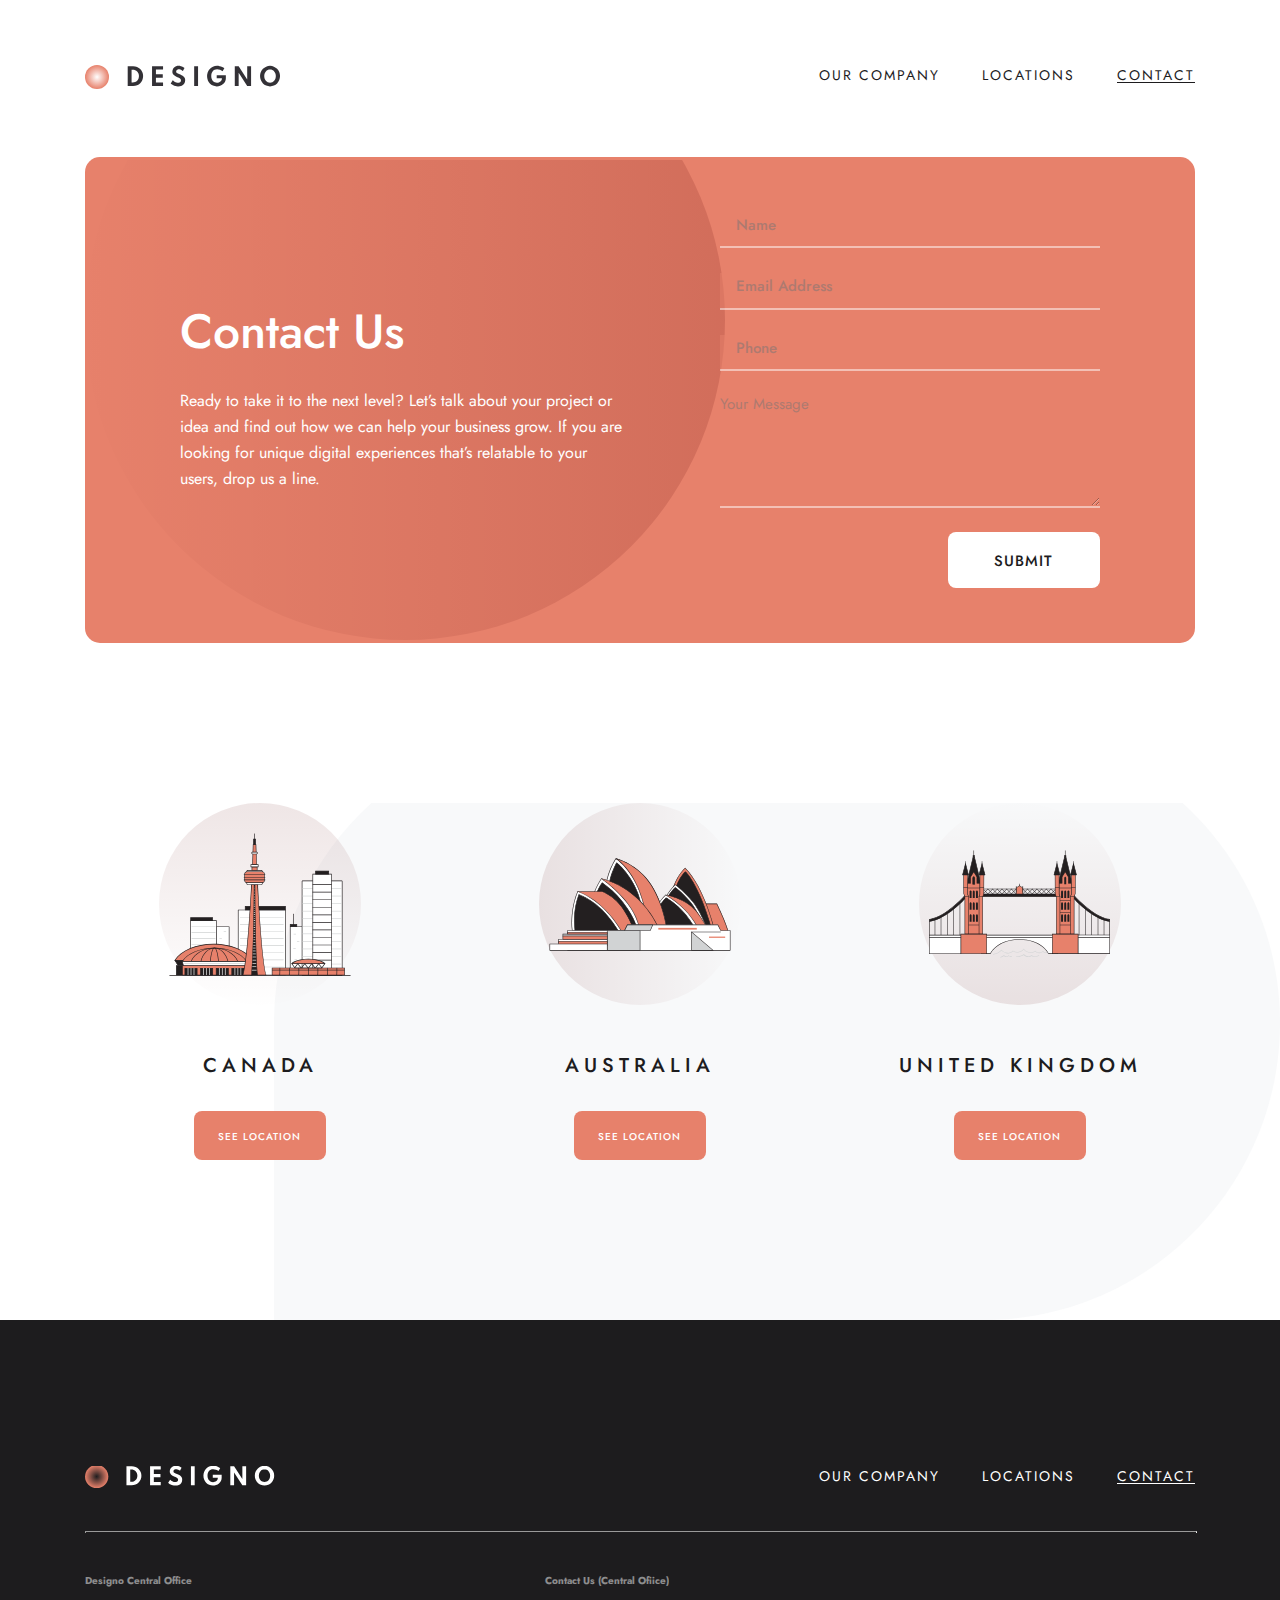
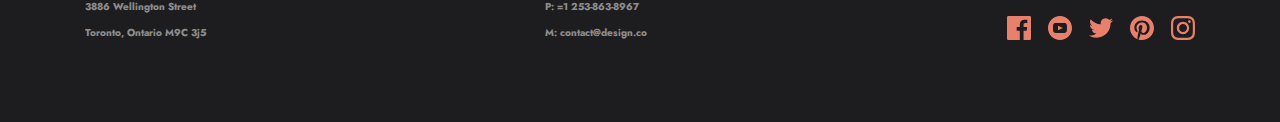
<file: contact.html>
<!DOCTYPE html>
<html lang="en">

<head>
    <meta charset="UTF-8">
    <meta name="viewport" content="width=device-width, initial-scale=1.0">
    <title>Contact</title>
    <link rel="stylesheet" href="./css/style.css">
    <link rel="stylesheet" href="https://cdnjs.cloudflare.com/ajax/libs/font-awesome/6.4.2/css/all.min.css"
    integrity="sha512-z3gLpd7yknf1YoNbCzqRKc4qyor8gaKU1qmn+CShxbuBusANI9QpRohGBreCFkKxLhei6S9CQXFEbbKuqLg0DA=="
    crossorigin="anonymous" referrerpolicy="no-referrer" />
</head>

<body>
    <header class="header">
        <div class="header__container container">
            <a href="./index.html" class="site-logo">
                <img src="./images/site-logo.svg" alt="textli logo" class="site-logo-img" width="196" height="24">
            </a>

            <button class="header__nav__container">
                <i class="fa-solid fa-bars"></i>
            </button>

            <nav class="sitenav">
                <ul class="sitenav__list">
                    <li class="sitena__item">
                        <a href="./index.html" class="sitenav__link">OUR COMPANY</a>
                    </li>
                    <li class="sitena__item">
                        <a href="./locatsion.html" class="sitenav__link">LOCATIONS</a>
                    </li>
                    <li class="sitena__item">
                        <a id="active" href="#" class="sitenav__link">CONTACT</a>
                    </li>
                </ul>
            </nav>
        </div>
    </header>


    <main class="main">
        <section class="contact-hero">
            <div class="contact-hero__container container">
                <div class="contact-hero__bg">
                    <div class="contact-hero__content">
                        <h1 class="contact-hero__title">
                            Contact Us
                        </h1>
                        <p class="contact-hero__text">
                            Ready to take it to the next level? Let’s talk about your project or idea and find out how
                            we can help your business grow. If you are looking for unique digital experiences that’s
                            relatable to your users, drop us a line.
                        </p>
                    </div>

                    <div class="contact-hero__forms">
                        <form action="http://echo.htmlacademy.ru" method="post">
                            <input type="text" placeholder="Name" required>
                            <input type="email" placeholder="Email Address" required>
                            <input type="tel" placeholder="Phone" required>
                            <textarea name="messege" placeholder="Your Message" required></textarea>
                            <a href="#" class="form-btn white-btn">Submit</a>
                        </form>
                    </div>
                </div>
            </div>
        </section>




        <section class="about-map">
            <div class="about-map__container container">
                <ul class="about-map__list">
                    <li class="about-map__item">
                        <img src="./images/about-img3.svg" alt="map" class="about-map__img">
                        <h3 class="about-map__title">CANADA</h3>
                        <a href="./locatsion.html" class="brown-btn">SEE LOCATION</a>
                    </li>
                    <li class="about-map__item">
                        <img src="./images/about-img4.svg" alt="map" class="about-map__img">
                        <h3 class="about-map__title">AUSTRALIA</h3>
                        <a href="./locatsion.html" class="brown-btn">SEE LOCATION</a>
                    </li>
                    <li class="about-map__item">
                        <img src="./images/about-img5.svg" alt="map" class="about-map__img">
                        <h3 class="about-map__title">UNITED KINGDOM</h3>
                        <a href="./locatsion.html" class="brown-btn">SEE LOCATION</a>
                    </li>
                </ul>
            </div>
        </section>
    </main>


    <footer class="footer">
        <div class="footer__container container">
            <div class="footer__services">
                <a href="./index.html" class="site-logo">
                    <img src="./images/footer-logo.svg" alt="textli logo" class="site-logo-img" width="196" height="24">
                </a>

                <nav class="sitenav">
                    <ul class="sitenav__list">
                        <li class="sitenav__item">
                            <a href="./index.html" class="sitenav__link">OUR COMPANY</a>
                        </li>
                        <li class="sitenav__item">
                            <a href="./locatsion.html" class="sitenav__link">LOCATIONS</a>
                        </li>
                        <li class="sitenav__item">
                            <a id="active2" href="#" class="sitenav__link">CONTACT</a>
                        </li>
                    </ul>
                </nav>
            </div>
            <hr class="footer-line">
            <div class="footer__text">
                <ul class="footer__list">
                    <li class="footer__item">
                        <a href="#" class="footer__link">Designo Central Office</a>
                    </li>
                    <li class="footer__item">
                        <a href="#" class="footer__link">3886 Wellington Street</a>
                    </li>
                    <li class="footer__item">
                        <a href="#" class="footer__link">Toronto, Ontario M9C 3j5</a>
                    </li>
                </ul>
                <ul class="footer__list1">
                    <li class="footer__item">
                        <a href="#" class="footer__link">Contact Us (Central Ofiice)</a>
                    </li>
                    <li class="footer__item">
                        <a href="#" class="footer__link">P: =1 253-863-8967</a>
                    </li>
                    <li class="footer__item">
                        <a href="#" class="footer__link">M: contact@design.co</a>
                    </li>
                </ul>
                <ul class="footer__list2">
                    <li class="footer__item">
                        <svg xmlns="http://www.w3.org/2000/svg" width="24" height="24" viewBox="0 0 24 24" fill="none">
                            <path
                                d="M22.675 0H1.325C0.593 0 0 0.593 0 1.325V22.676C0 23.407 0.593 24 1.325 24H12.82V14.706H9.692V11.084H12.82V8.413C12.82 5.313 14.713 3.625 17.479 3.625C18.804 3.625 19.942 3.724 20.274 3.768V7.008L18.356 7.009C16.852 7.009 16.561 7.724 16.561 8.772V11.085H20.148L19.681 14.707H16.561V24H22.677C23.407 24 24 23.407 24 22.675V1.325C24 0.593 23.407 0 22.675 0Z"
                                fill="#E7816B" />
                        </svg>
                    </li>
                    <li class="footer__item">
                        <svg xmlns="http://www.w3.org/2000/svg" width="24" height="24" viewBox="0 0 24 24" fill="none">
                            <path fill-rule="evenodd" clip-rule="evenodd"
                                d="M12 0C5.373 0 0 5.373 0 12C0 18.627 5.373 24 12 24C18.627 24 24 18.627 24 12C24 5.373 18.627 0 12 0ZM16.441 16.892C14.339 17.036 9.657 17.036 7.558 16.892C5.282 16.736 5.017 15.622 5 12C5.017 8.371 5.285 7.264 7.558 7.108C9.657 6.964 14.34 6.964 16.441 7.108C18.718 7.264 18.982 8.378 19 12C18.982 15.629 18.715 16.736 16.441 16.892ZM14.917 11.996L10 9.658V14.342L14.917 11.996Z"
                                fill="#E7816B" />
                        </svg>
                    </li>
                    <li class="footer__item">
                        <svg xmlns="http://www.w3.org/2000/svg" width="24" height="20" viewBox="0 0 24 20" fill="none">
                            <path
                                d="M24 2.55699C23.117 2.94899 22.168 3.21299 21.172 3.33199C22.189 2.72299 22.97 1.75799 23.337 0.607986C22.386 1.17199 21.332 1.58199 20.21 1.80299C19.313 0.845986 18.032 0.247986 16.616 0.247986C13.437 0.247986 11.101 3.21399 11.819 6.29299C7.728 6.08799 4.1 4.12799 1.671 1.14899C0.381 3.36199 1.002 6.25699 3.194 7.72299C2.388 7.69699 1.628 7.47599 0.965 7.10699C0.911 9.38799 2.546 11.522 4.914 11.997C4.221 12.185 3.462 12.229 2.69 12.081C3.316 14.037 5.134 15.46 7.29 15.5C5.22 17.123 2.612 17.848 0 17.54C2.179 18.937 4.768 19.752 7.548 19.752C16.69 19.752 21.855 12.031 21.543 5.10599C22.505 4.41099 23.34 3.54399 24 2.55699Z"
                                fill="#E7816B" />
                        </svg>
                    </li>
                    </li>
                    <li class="footer__item">
                        <svg xmlns="http://www.w3.org/2000/svg" width="24" height="24" viewBox="0 0 24 24" fill="none">
                            <path
                                d="M12 0C5.373 0 0 5.372 0 12C0 17.084 3.163 21.426 7.627 23.174C7.522 22.225 7.427 20.769 7.669 19.733C7.887 18.796 9.076 13.768 9.076 13.768C9.076 13.768 8.717 13.049 8.717 11.986C8.717 10.318 9.684 9.072 10.888 9.072C11.911 9.072 12.406 9.841 12.406 10.762C12.406 11.791 11.751 13.33 11.412 14.757C11.129 15.951 12.011 16.926 13.189 16.926C15.322 16.926 16.961 14.677 16.961 11.431C16.961 8.558 14.897 6.549 11.949 6.549C8.535 6.549 6.531 9.11 6.531 11.756C6.531 12.787 6.928 13.894 7.424 14.494C7.522 14.613 7.536 14.718 7.507 14.839L7.174 16.199C7.121 16.419 7 16.466 6.772 16.36C5.273 15.662 4.336 13.471 4.336 11.711C4.336 7.926 7.086 4.449 12.265 4.449C16.428 4.449 19.663 7.416 19.663 11.38C19.663 15.516 17.056 18.844 13.436 18.844C12.22 18.844 11.077 18.213 10.686 17.466L9.938 20.319C9.667 21.362 8.936 22.669 8.446 23.465C9.57 23.812 10.763 24 12 24C18.627 24 24 18.627 24 12C24 5.372 18.627 0 12 0Z"
                                fill="#E7816B" />
                        </svg>
                    </li>
                    <li class="footer__item">
                        <svg xmlns="http://www.w3.org/2000/svg" width="24" height="24" viewBox="0 0 24 24" fill="none">
                            <path fill-rule="evenodd" clip-rule="evenodd"
                                d="M12 0C8.741 0 8.333 0.014 7.053 0.072C2.695 0.272 0.273 2.69 0.073 7.052C0.014 8.333 0 8.741 0 12C0 15.259 0.014 15.668 0.072 16.948C0.272 21.306 2.69 23.728 7.052 23.928C8.333 23.986 8.741 24 12 24C15.259 24 15.668 23.986 16.948 23.928C21.302 23.728 23.73 21.31 23.927 16.948C23.986 15.668 24 15.259 24 12C24 8.741 23.986 8.333 23.928 7.053C23.732 2.699 21.311 0.273 16.949 0.073C15.668 0.014 15.259 0 12 0ZM12 2.163C15.204 2.163 15.584 2.175 16.85 2.233C20.102 2.381 21.621 3.924 21.769 7.152C21.827 8.417 21.838 8.797 21.838 12.001C21.838 15.206 21.826 15.585 21.769 16.85C21.62 20.075 20.105 21.621 16.85 21.769C15.584 21.827 15.206 21.839 12 21.839C8.796 21.839 8.416 21.827 7.151 21.769C3.891 21.62 2.38 20.07 2.232 16.849C2.174 15.584 2.162 15.205 2.162 12C2.162 8.796 2.175 8.417 2.232 7.151C2.381 3.924 3.896 2.38 7.151 2.232C8.417 2.175 8.796 2.163 12 2.163ZM5.838 12C5.838 8.597 8.597 5.838 12 5.838C15.403 5.838 18.162 8.597 18.162 12C18.162 15.404 15.403 18.163 12 18.163C8.597 18.163 5.838 15.403 5.838 12ZM12 16C9.791 16 8 14.21 8 12C8 9.791 9.791 8 12 8C14.209 8 16 9.791 16 12C16 14.21 14.209 16 12 16ZM16.965 5.595C16.965 4.8 17.61 4.155 18.406 4.155C19.201 4.155 19.845 4.8 19.845 5.595C19.845 6.39 19.201 7.035 18.406 7.035C17.61 7.035 16.965 6.39 16.965 5.595Z"
                                fill="#E7816B" />
                        </svg>
                    </li>
                </ul>
            </div>
        </div>

    </footer>
</body>

</html>
</file>
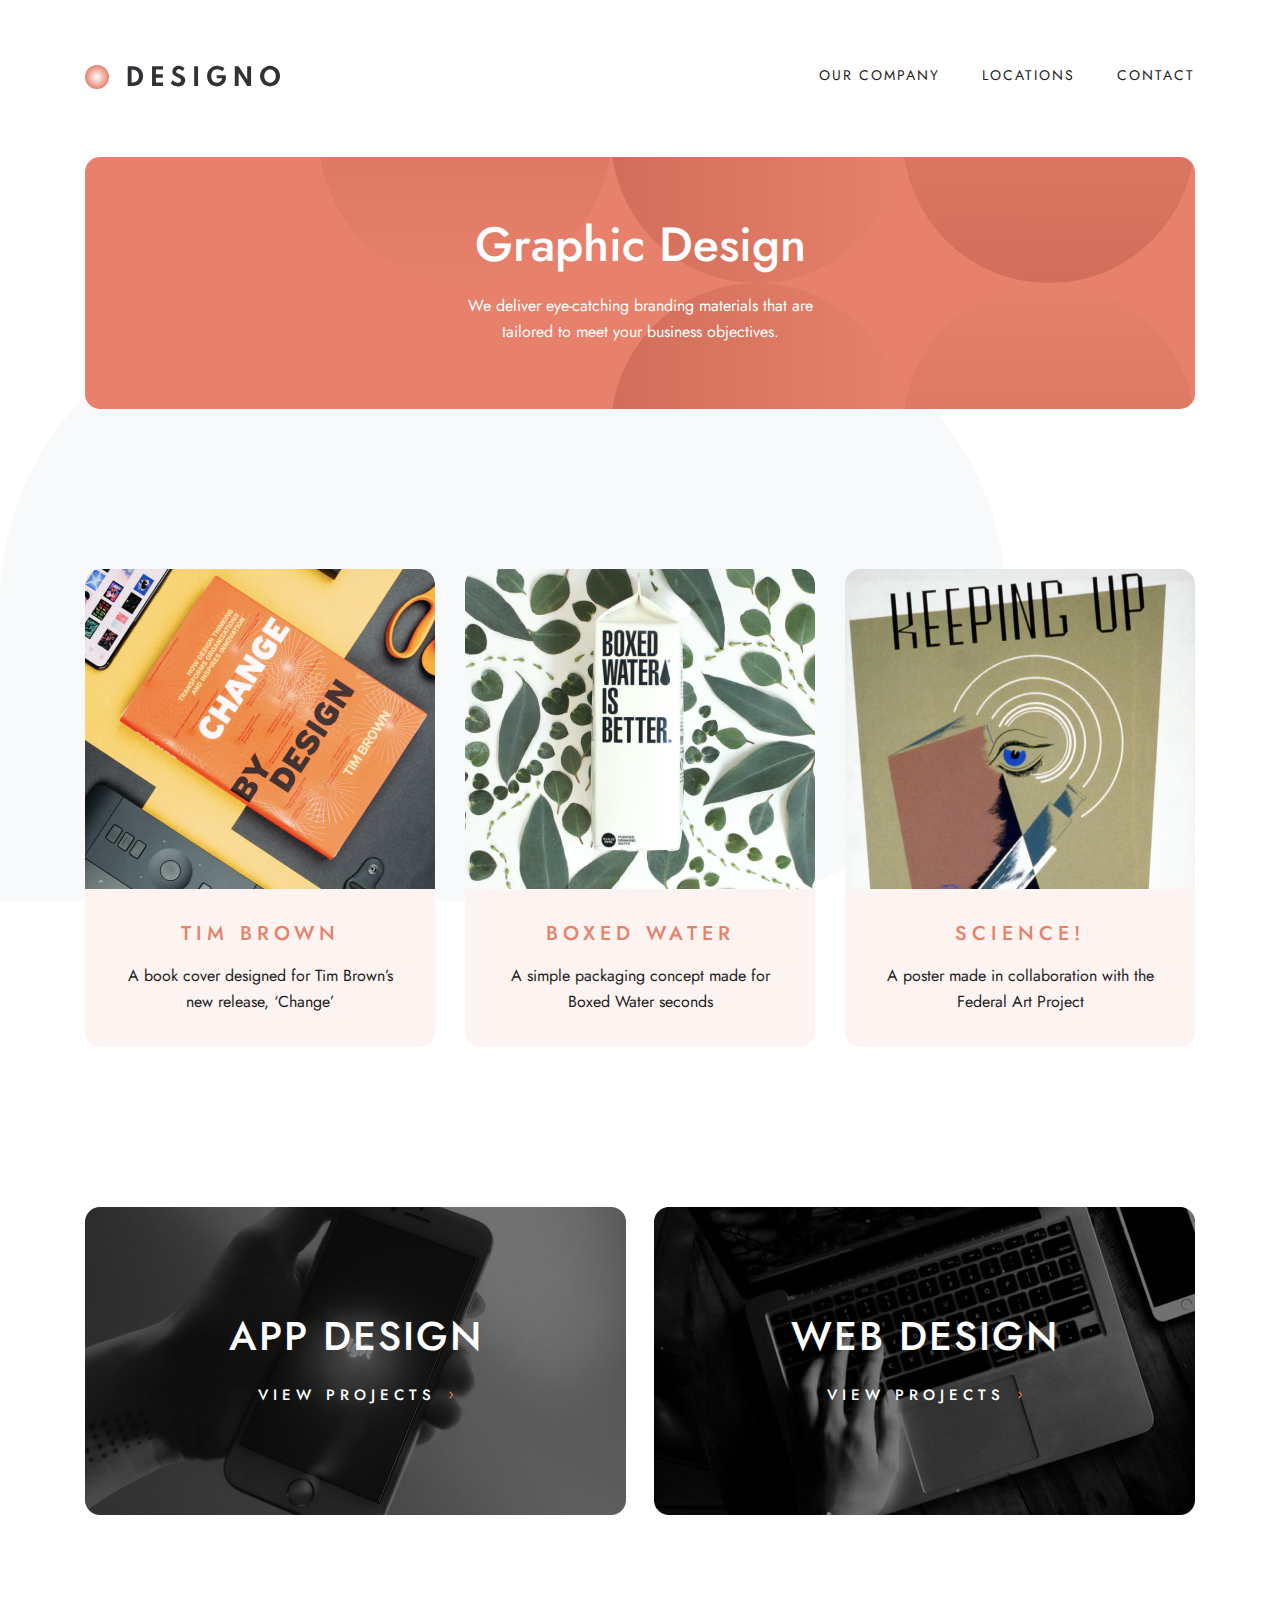
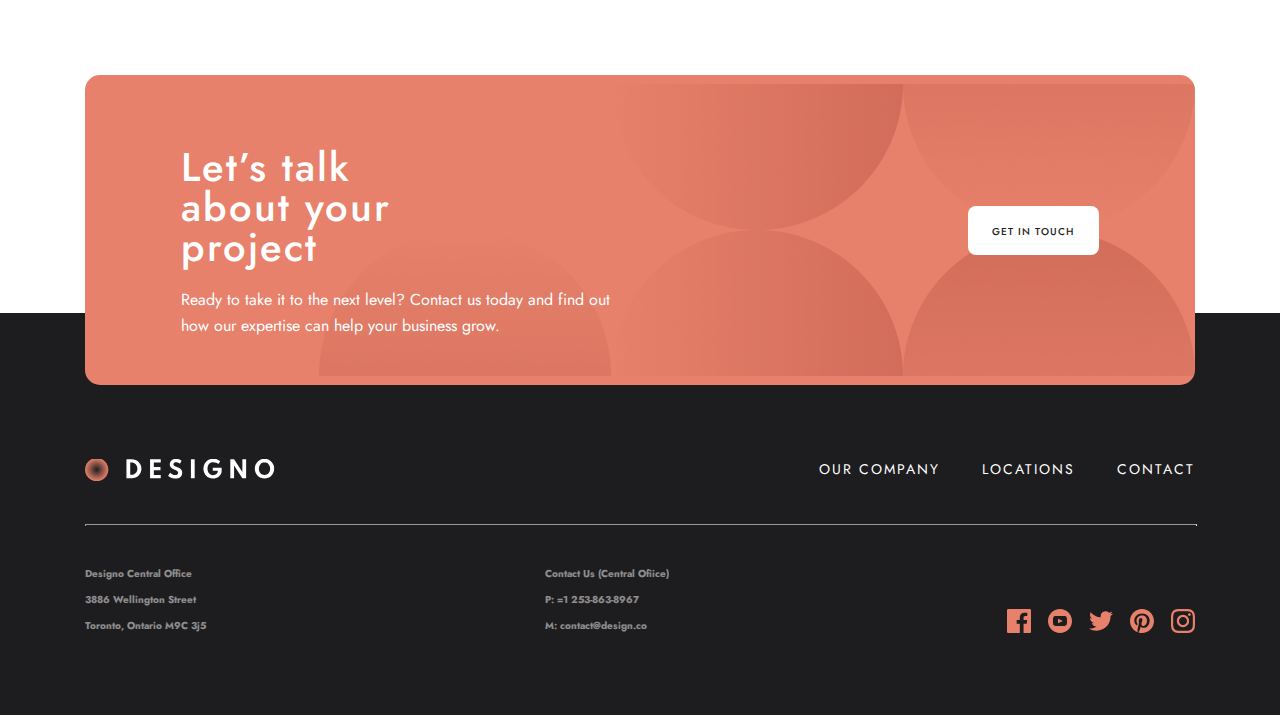
<file: graphicdesign.html>
<!DOCTYPE html>
<html lang="en">

<head>
    <meta charset="UTF-8">
    <meta name="viewport" content="width=device-width, initial-scale=1.0">
    <title>Graphic Design</title>
    <link rel="stylesheet" href="./css/style.css">
    <link rel="stylesheet" href="https://cdnjs.cloudflare.com/ajax/libs/font-awesome/6.4.2/css/all.min.css"
    integrity="sha512-z3gLpd7yknf1YoNbCzqRKc4qyor8gaKU1qmn+CShxbuBusANI9QpRohGBreCFkKxLhei6S9CQXFEbbKuqLg0DA=="
    crossorigin="anonymous" referrerpolicy="no-referrer" />
</head>

<body>
    <header class="header">
        <div class="header__container container">
            <a href="./index.html" class="site-logo">
                <img src="./images/site-logo.svg" alt="textli logo" class="site-logo-img" width="196" height="24">
            </a>

            <button class="header__nav__container">
                <i class="fa-solid fa-bars"></i>
            </button>

            <nav class="sitenav">
                <ul class="sitenav__list">
                    <li class="sitena__item">
                        <a href="./index.html" class="sitenav__link">OUR COMPANY</a>
                    </li>
                    <li class="sitena__item">
                        <a href="./locatsion.html" class="sitenav__link">LOCATIONS</a>
                    </li>
                    <li class="sitena__item">
                        <a href="./contact.html" class="sitenav__link">CONTACT</a>
                    </li>
                </ul>
            </nav>
        </div>
    </header>


    <main class="main webdesign-rectangle">
        <section class="web-hero">
            <div class="web-hero-container container">
                <div class="web-hero__container">
                    <div class="web-hero__content">
                        <h1 class="web-hero__title">
                            Graphic Design
                        </h1>
                        <p class="web-hero__text">
                            We deliver eye-catching branding materials that are
                            tailored to meet your business objectives.
                        </p>
                    </div>
                </div>
            </div>
        </section>

        <section class="web-services">
            <div class="web-services__container container">
                <ul class="web-services__list">
                    <li class="web-services__item">
                        <img src="./images/graphic-img1.jpg" alt="ma'lumot" class="web-services__img">
                        <div class="web-services__item__content">
                            <h3 class="web-services__title">TIM BROWN</h3>
                            <p class="web-services__description">A book cover designed for Tim Brown’s new release,
                                ‘Change’
                            </p>
                        </div>
                    </li>
                    <li class="web-services__item">
                        <img src="./images/graphic-img2.jpg" alt="ma'lumot" class="web-services__img">
                        <div class="web-services__item__content">
                            <h3 class="web-services__title">BOXED WATER</h3>
                            <p class="web-services__description">A simple packaging concept made for Boxed Water
                                seconds</p>
                        </div>
                    </li>
                    <li class="web-services__item">
                        <img src="./images/graphic-img3.jpg" alt="ma'lumot" class="web-services__img">
                        <div class="web-services__item__content">
                            <h3 class="web-services__title">SCIENCE!</h3>
                            <p class="web-services__description">A poster made in collaboration with the Federal Art
                                Project</p>
                        </div>
                    </li>
                </ul>
            </div>
        </section>


        <section class="web-gallary">
            <div class="web-gallary__container container">
                <div class="web-gallary__app">
                    <div class="web-gallary__content">
                        <h2 class="web-gallary__title">APP DESIGN</h2>
                        <a href="./appdesign.html" class="shop-btn btn">
                            <span class="shop-btn__inner-wrapper">
                                <span class="shop-btn__text">VIEW PROJECTS</span>
                                <span class="shop-btn__icon">
                                    <img src="./images/button-icon.svg" alt="arrow">
                                </span>
                            </span>
                        </a>
                    </div>
                    <img src="./images/appdesign-img.png" alt="phone" class="web-gallary__app-img" width="541"
                        height="308">
                </div>
                <div class="web-gallary__graphic">
                    <div class="web-gallary__content">
                        <h2 class="web-gallary__title">WEB DESIGN</h2>
                        <a href="./webdesign.html" class="shop-btn btn">
                            <span class="shop-btn__inner-wrapper">
                                <span class="shop-btn__text">VIEW PROJECTS</span>
                                <span class="shop-btn__icon">
                                    <img src="./images/button-icon.svg" alt="arrow">
                                </span>
                            </span>
                        </a>
                    </div>
                    <img src="./images/webdesign-cut-img.png" alt="men" class="web-gallary__graphic-img" width="541"
                        height="308">
                </div>
            </div>
        </section>


        <section class="project">
            <div class="project__container container">
                <div class="project-bg">
                    <div class="project__content">
                        <h2 class="project__title">Let’s talk about your project</h2>
                        <p class="project__text">Ready to take it to the next level? Contact us today and find out how
                            our
                            expertise can help your business grow.</p>
                    </div>
                    <div class="project__btn">
                        <a href="./contact.html" class="white-btn">Get in touch</a>
                    </div>
                </div>
            </div>
        </section>
    </main>


    <footer class="footer">
        <div class="footer__container container">
            <div class="footer__services">
                <a href="./index.html" class="site-logo">
                    <img src="./images/footer-logo.svg" alt="textli logo" class="site-logo-img" width="196" height="24">
                </a>

                <nav class="sitenav">
                    <ul class="sitenav__list">
                        <li class="sitenav__item">
                            <a href="./index.html" class="sitenav__link">OUR COMPANY</a>
                        </li>
                        <li class="sitenav__item">
                            <a href="./locatsion.html" class="sitenav__link">LOCATIONS</a>
                        </li>
                        <li class="sitenav__item">
                            <a href="./contact.html" class="sitenav__link">CONTACT</a>
                        </li>
                    </ul>
                </nav>
            </div>
            <hr class="footer-line">
            <div class="footer__text">
                <ul class="footer__list">
                    <li class="footer__item">
                        <a href="#" class="footer__link">Designo Central Office</a>
                    </li>
                    <li class="footer__item">
                        <a href="#" class="footer__link">3886 Wellington Street</a>
                    </li>
                    <li class="footer__item">
                        <a href="#" class="footer__link">Toronto, Ontario M9C 3j5</a>
                    </li>
                </ul>
                <ul class="footer__list1">
                    <li class="footer__item">
                        <a href="#" class="footer__link">Contact Us (Central Ofiice)</a>
                    </li>
                    <li class="footer__item">
                        <a href="#" class="footer__link">P: =1 253-863-8967</a>
                    </li>
                    <li class="footer__item">
                        <a href="#" class="footer__link">M: contact@design.co</a>
                    </li>
                </ul>
                <ul class="footer__list2">
                    <li class="footer__item">
                        <svg xmlns="http://www.w3.org/2000/svg" width="24" height="24" viewBox="0 0 24 24" fill="none">
                            <path
                                d="M22.675 0H1.325C0.593 0 0 0.593 0 1.325V22.676C0 23.407 0.593 24 1.325 24H12.82V14.706H9.692V11.084H12.82V8.413C12.82 5.313 14.713 3.625 17.479 3.625C18.804 3.625 19.942 3.724 20.274 3.768V7.008L18.356 7.009C16.852 7.009 16.561 7.724 16.561 8.772V11.085H20.148L19.681 14.707H16.561V24H22.677C23.407 24 24 23.407 24 22.675V1.325C24 0.593 23.407 0 22.675 0Z"
                                fill="#E7816B" />
                        </svg>
                    </li>
                    <li class="footer__item">
                        <svg xmlns="http://www.w3.org/2000/svg" width="24" height="24" viewBox="0 0 24 24" fill="none">
                            <path fill-rule="evenodd" clip-rule="evenodd"
                                d="M12 0C5.373 0 0 5.373 0 12C0 18.627 5.373 24 12 24C18.627 24 24 18.627 24 12C24 5.373 18.627 0 12 0ZM16.441 16.892C14.339 17.036 9.657 17.036 7.558 16.892C5.282 16.736 5.017 15.622 5 12C5.017 8.371 5.285 7.264 7.558 7.108C9.657 6.964 14.34 6.964 16.441 7.108C18.718 7.264 18.982 8.378 19 12C18.982 15.629 18.715 16.736 16.441 16.892ZM14.917 11.996L10 9.658V14.342L14.917 11.996Z"
                                fill="#E7816B" />
                        </svg>
                    </li>
                    <li class="footer__item">
                        <svg xmlns="http://www.w3.org/2000/svg" width="24" height="20" viewBox="0 0 24 20" fill="none">
                            <path
                                d="M24 2.55699C23.117 2.94899 22.168 3.21299 21.172 3.33199C22.189 2.72299 22.97 1.75799 23.337 0.607986C22.386 1.17199 21.332 1.58199 20.21 1.80299C19.313 0.845986 18.032 0.247986 16.616 0.247986C13.437 0.247986 11.101 3.21399 11.819 6.29299C7.728 6.08799 4.1 4.12799 1.671 1.14899C0.381 3.36199 1.002 6.25699 3.194 7.72299C2.388 7.69699 1.628 7.47599 0.965 7.10699C0.911 9.38799 2.546 11.522 4.914 11.997C4.221 12.185 3.462 12.229 2.69 12.081C3.316 14.037 5.134 15.46 7.29 15.5C5.22 17.123 2.612 17.848 0 17.54C2.179 18.937 4.768 19.752 7.548 19.752C16.69 19.752 21.855 12.031 21.543 5.10599C22.505 4.41099 23.34 3.54399 24 2.55699Z"
                                fill="#E7816B" />
                        </svg>
                    </li>
                    </li>
                    <li class="footer__item">
                        <svg xmlns="http://www.w3.org/2000/svg" width="24" height="24" viewBox="0 0 24 24" fill="none">
                            <path
                                d="M12 0C5.373 0 0 5.372 0 12C0 17.084 3.163 21.426 7.627 23.174C7.522 22.225 7.427 20.769 7.669 19.733C7.887 18.796 9.076 13.768 9.076 13.768C9.076 13.768 8.717 13.049 8.717 11.986C8.717 10.318 9.684 9.072 10.888 9.072C11.911 9.072 12.406 9.841 12.406 10.762C12.406 11.791 11.751 13.33 11.412 14.757C11.129 15.951 12.011 16.926 13.189 16.926C15.322 16.926 16.961 14.677 16.961 11.431C16.961 8.558 14.897 6.549 11.949 6.549C8.535 6.549 6.531 9.11 6.531 11.756C6.531 12.787 6.928 13.894 7.424 14.494C7.522 14.613 7.536 14.718 7.507 14.839L7.174 16.199C7.121 16.419 7 16.466 6.772 16.36C5.273 15.662 4.336 13.471 4.336 11.711C4.336 7.926 7.086 4.449 12.265 4.449C16.428 4.449 19.663 7.416 19.663 11.38C19.663 15.516 17.056 18.844 13.436 18.844C12.22 18.844 11.077 18.213 10.686 17.466L9.938 20.319C9.667 21.362 8.936 22.669 8.446 23.465C9.57 23.812 10.763 24 12 24C18.627 24 24 18.627 24 12C24 5.372 18.627 0 12 0Z"
                                fill="#E7816B" />
                        </svg>
                    </li>
                    <li class="footer__item">
                        <svg xmlns="http://www.w3.org/2000/svg" width="24" height="24" viewBox="0 0 24 24" fill="none">
                            <path fill-rule="evenodd" clip-rule="evenodd"
                                d="M12 0C8.741 0 8.333 0.014 7.053 0.072C2.695 0.272 0.273 2.69 0.073 7.052C0.014 8.333 0 8.741 0 12C0 15.259 0.014 15.668 0.072 16.948C0.272 21.306 2.69 23.728 7.052 23.928C8.333 23.986 8.741 24 12 24C15.259 24 15.668 23.986 16.948 23.928C21.302 23.728 23.73 21.31 23.927 16.948C23.986 15.668 24 15.259 24 12C24 8.741 23.986 8.333 23.928 7.053C23.732 2.699 21.311 0.273 16.949 0.073C15.668 0.014 15.259 0 12 0ZM12 2.163C15.204 2.163 15.584 2.175 16.85 2.233C20.102 2.381 21.621 3.924 21.769 7.152C21.827 8.417 21.838 8.797 21.838 12.001C21.838 15.206 21.826 15.585 21.769 16.85C21.62 20.075 20.105 21.621 16.85 21.769C15.584 21.827 15.206 21.839 12 21.839C8.796 21.839 8.416 21.827 7.151 21.769C3.891 21.62 2.38 20.07 2.232 16.849C2.174 15.584 2.162 15.205 2.162 12C2.162 8.796 2.175 8.417 2.232 7.151C2.381 3.924 3.896 2.38 7.151 2.232C8.417 2.175 8.796 2.163 12 2.163ZM5.838 12C5.838 8.597 8.597 5.838 12 5.838C15.403 5.838 18.162 8.597 18.162 12C18.162 15.404 15.403 18.163 12 18.163C8.597 18.163 5.838 15.403 5.838 12ZM12 16C9.791 16 8 14.21 8 12C8 9.791 9.791 8 12 8C14.209 8 16 9.791 16 12C16 14.21 14.209 16 12 16ZM16.965 5.595C16.965 4.8 17.61 4.155 18.406 4.155C19.201 4.155 19.845 4.8 19.845 5.595C19.845 6.39 19.201 7.035 18.406 7.035C17.61 7.035 16.965 6.39 16.965 5.595Z"
                                fill="#E7816B" />
                        </svg>
                    </li>
                </ul>
            </div>
        </div>

    </footer>
</body>

</html>
</file>
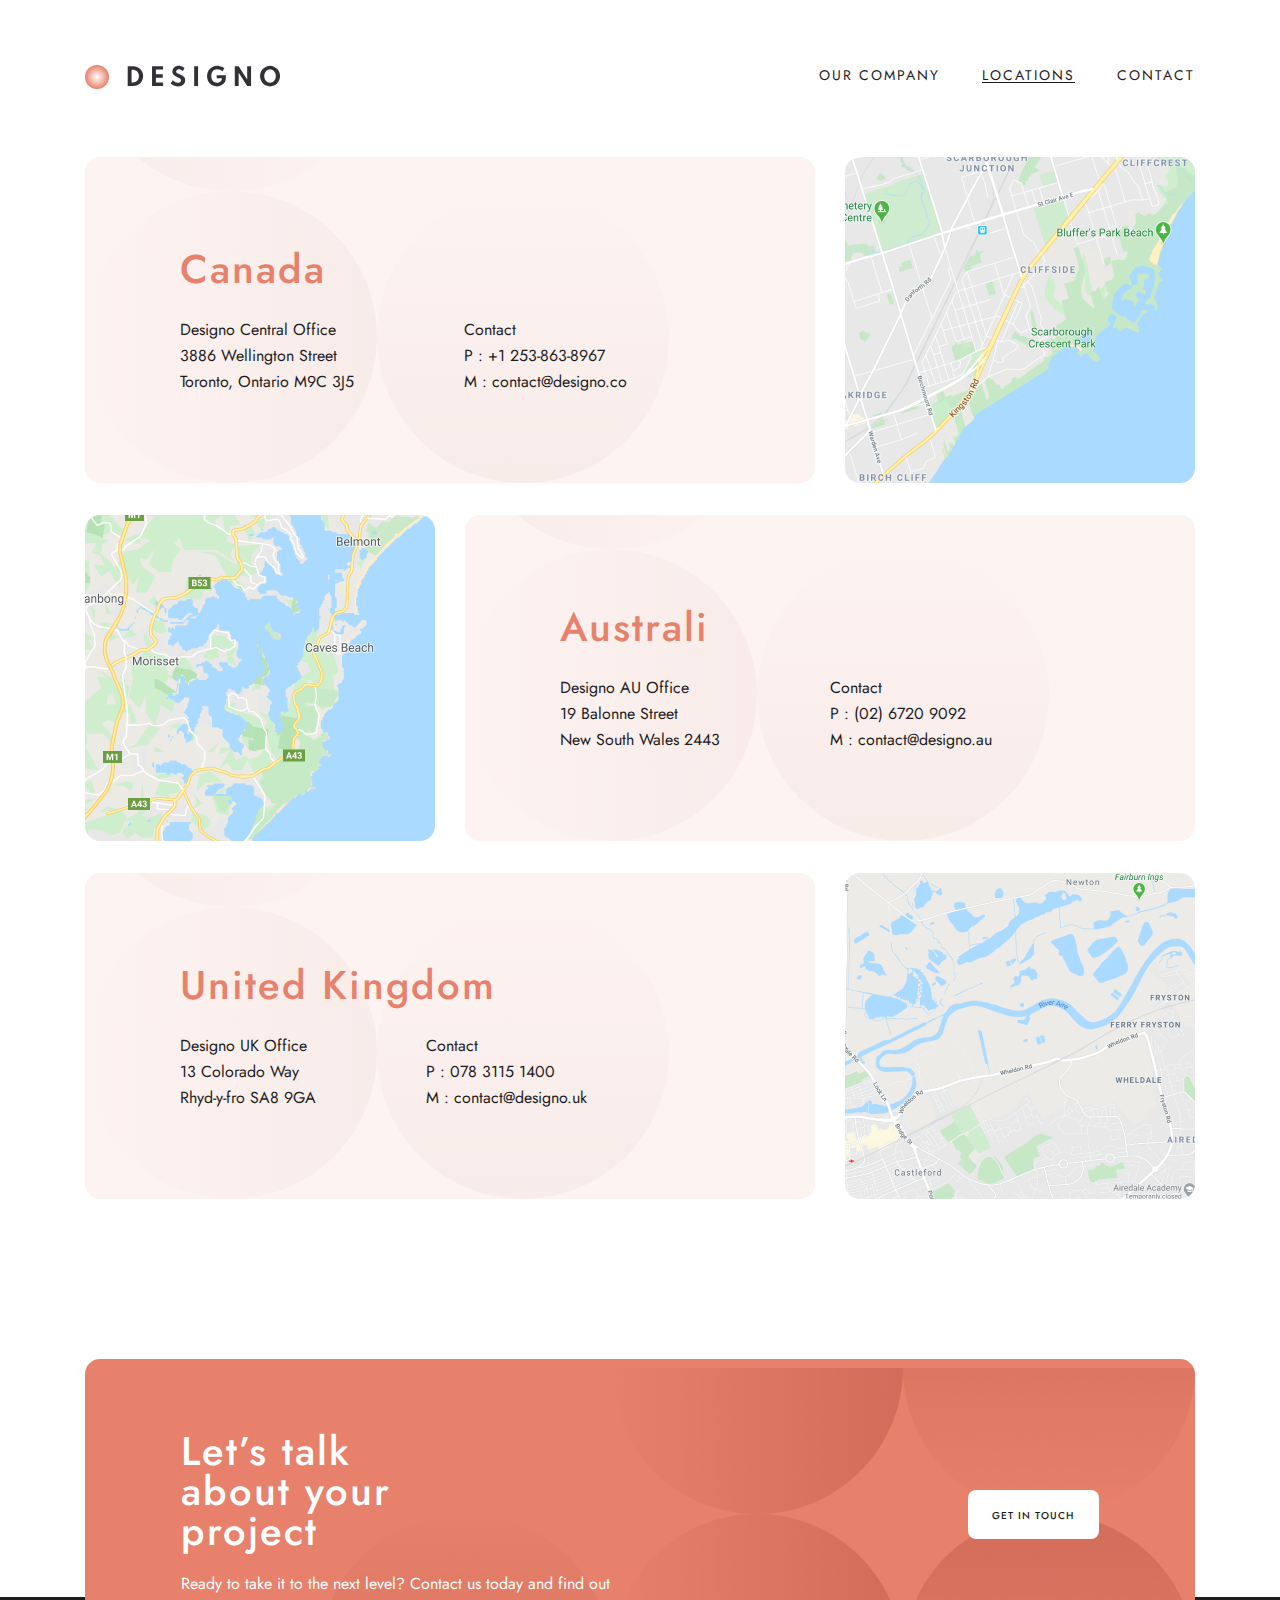
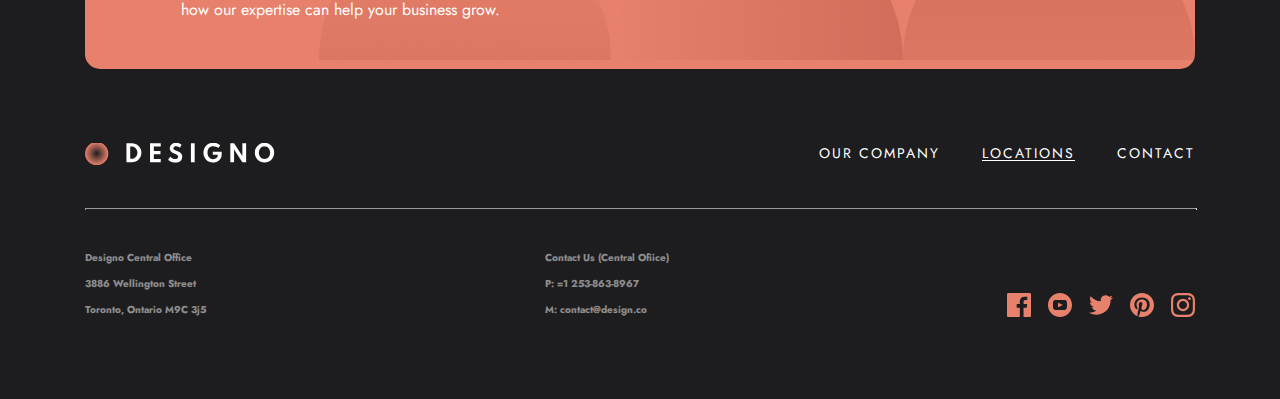
<file: locatsion.html>
<!DOCTYPE html>
<html lang="en">

<head>
    <meta charset="UTF-8">
    <meta name="viewport" content="width=device-width, initial-scale=1.0">
    <title>Locations</title>
    <link rel="stylesheet" href="./css/style.css">
    <link rel="stylesheet" href="https://cdnjs.cloudflare.com/ajax/libs/font-awesome/6.4.2/css/all.min.css"
    integrity="sha512-z3gLpd7yknf1YoNbCzqRKc4qyor8gaKU1qmn+CShxbuBusANI9QpRohGBreCFkKxLhei6S9CQXFEbbKuqLg0DA=="
    crossorigin="anonymous" referrerpolicy="no-referrer" />
</head>

<body>
    <header class="header">
        <div class="header__container container">
            <a href="./index.html" class="site-logo">
                <img src="./images/site-logo.svg" alt="textli logo" class="site-logo-img" width="196" height="24">
            </a>

            <button class="header__nav__container">
                <i class="fa-solid fa-bars"></i>
            </button>

            <nav class="sitenav">
                <ul class="sitenav__list">
                    <li class="sitena__item">
                        <a href="./index.html" class="sitenav__link">OUR COMPANY</a>
                    </li>
                    <li class="sitena__item">
                        <a id="active" href="#" class="sitenav__link">LOCATIONS</a>
                    </li>
                    <li class="sitena__item">
                        <a href="./contact.html" class="sitenav__link">CONTACT</a>
                    </li>
                </ul>
            </nav>
        </div>
    </header>


    <main class="main">
        <section class="map1">
            <div class="locations__container">
                <div class="map1__container container">
                    <div class="padding">
                        <div class="map1__content">
                            <h2 class="map1__title">Canada
                            </h2>
                            <div class="description-and-text">
                                <p class="map1__text">
                                    Designo Central Office
                                    <br>
                                    3886 Wellington Street
                                    <br>
                                    Toronto, Ontario M9C 3J5
                                </p>
                                <p class="map1__description">
                                    Contact
                                    <br>
                                    P : +1 253-863-8967
                                    <br>
                                    M : contact@designo.co
                                </p>
                            </div>
                        </div>
                    </div>
                    <div class="map1__img">
                        <img src="./images/locations-img1.png" alt="map" class="map1__img">
                    </div>
                </div>
                <div class="map1__container container">
                    <div class="padding locations-order">
                        <div class="map1__content locations-order">
                            <h2 class="map1__title">Australi</h2>
                            <div class="description-and-text">
                                <p class="map1__text">
                                    Designo AU Office
                                    <br>
                                    19 Balonne Street
                                    <br>
                                    New South Wales 2443
                                </p>
                                <p class="map1__description">
                                    Contact
                                    <br>
                                    P : (02) 6720 9092
                                    <br>
                                    M : contact@designo.au
                                </p>
                            </div>
                        </div>
                    </div>
                    <div class="map1__img">
                        <img src="./images/locations-img2.png" alt="map" class="map1__img">
                    </div>
                </div>
                <div class="map1__container container">
                    <div class="padding">
                        <div class="map1__content">
                            <h2 class="map1__title">United Kingdom</h2>
                            <div class="description-and-text">
                                <p class="map1__text">
                                    Designo UK Office
                                    <br>
                                    13 Colorado Way
                                    <br>
                                    Rhyd-y-fro SA8 9GA
                                </p>
                                <p class="map1__description">
                                    Contact
                                    <br>
                                    P : 078 3115 1400
                                    <br>
                                    M : contact@designo.uk
                                </p>
                            </div>
                        </div>
                    </div>
                    <div class="map1__img">
                        <img src="./images/locations-img3.png" alt="map" class="map1__img">
                    </div>
                </div>
            </div>
        </section>


        <section class="project">
            <div class="project__container container">
                <div class="project-bg">
                    <div class="project__content">
                        <h2 class="project__title">Let’s talk about your project</h2>
                        <p class="project__text">Ready to take it to the next level? Contact us today and find out how
                            our
                            expertise can help your business grow.</p>
                    </div>
                    <div class="project__btn">
                        <a href="./contact.html" class="white-btn">Get in touch</a>
                    </div>
                </div>
            </div>
        </section>
    </main>


    <footer class="footer">
        <div class="footer__container container">
            <div class="footer__services">
                <a href="./index.html" class="site-logo">
                    <img src="./images/footer-logo.svg" alt="textli logo" class="site-logo-img" width="196" height="24">
                </a>

                <nav class="sitenav">
                    <ul class="sitenav__list">
                        <li class="sitenav__item">
                            <a href="./index.html" class="sitenav__link">OUR COMPANY</a>
                        </li>
                        <li class="sitenav__item">
                            <a id="active2" href="#" class="sitenav__link">LOCATIONS</a>
                        </li>
                        <li class="sitenav__item">
                            <a href="./contact.html" class="sitenav__link">CONTACT</a>
                        </li>
                    </ul>
                </nav>
            </div>
            <hr class="footer-line">
            <div class="footer__text">
                <ul class="footer__list">
                    <li class="footer__item">
                        <a href="#" class="footer__link">Designo Central Office</a>
                    </li>
                    <li class="footer__item">
                        <a href="#" class="footer__link">3886 Wellington Street</a>
                    </li>
                    <li class="footer__item">
                        <a href="#" class="footer__link">Toronto, Ontario M9C 3j5</a>
                    </li>
                </ul>
                <ul class="footer__list1">
                    <li class="footer__item">
                        <a href="#" class="footer__link">Contact Us (Central Ofiice)</a>
                    </li>
                    <li class="footer__item">
                        <a href="#" class="footer__link">P: =1 253-863-8967</a>
                    </li>
                    <li class="footer__item">
                        <a href="#" class="footer__link">M: contact@design.co</a>
                    </li>
                </ul>
                <ul class="footer__list2">
                    <li class="footer__item">
                        <svg xmlns="http://www.w3.org/2000/svg" width="24" height="24" viewBox="0 0 24 24" fill="none">
                            <path
                                d="M22.675 0H1.325C0.593 0 0 0.593 0 1.325V22.676C0 23.407 0.593 24 1.325 24H12.82V14.706H9.692V11.084H12.82V8.413C12.82 5.313 14.713 3.625 17.479 3.625C18.804 3.625 19.942 3.724 20.274 3.768V7.008L18.356 7.009C16.852 7.009 16.561 7.724 16.561 8.772V11.085H20.148L19.681 14.707H16.561V24H22.677C23.407 24 24 23.407 24 22.675V1.325C24 0.593 23.407 0 22.675 0Z"
                                fill="#E7816B" />
                        </svg>
                    </li>
                    <li class="footer__item">
                        <svg xmlns="http://www.w3.org/2000/svg" width="24" height="24" viewBox="0 0 24 24" fill="none">
                            <path fill-rule="evenodd" clip-rule="evenodd"
                                d="M12 0C5.373 0 0 5.373 0 12C0 18.627 5.373 24 12 24C18.627 24 24 18.627 24 12C24 5.373 18.627 0 12 0ZM16.441 16.892C14.339 17.036 9.657 17.036 7.558 16.892C5.282 16.736 5.017 15.622 5 12C5.017 8.371 5.285 7.264 7.558 7.108C9.657 6.964 14.34 6.964 16.441 7.108C18.718 7.264 18.982 8.378 19 12C18.982 15.629 18.715 16.736 16.441 16.892ZM14.917 11.996L10 9.658V14.342L14.917 11.996Z"
                                fill="#E7816B" />
                        </svg>
                    </li>
                    <li class="footer__item">
                        <svg xmlns="http://www.w3.org/2000/svg" width="24" height="20" viewBox="0 0 24 20" fill="none">
                            <path
                                d="M24 2.55699C23.117 2.94899 22.168 3.21299 21.172 3.33199C22.189 2.72299 22.97 1.75799 23.337 0.607986C22.386 1.17199 21.332 1.58199 20.21 1.80299C19.313 0.845986 18.032 0.247986 16.616 0.247986C13.437 0.247986 11.101 3.21399 11.819 6.29299C7.728 6.08799 4.1 4.12799 1.671 1.14899C0.381 3.36199 1.002 6.25699 3.194 7.72299C2.388 7.69699 1.628 7.47599 0.965 7.10699C0.911 9.38799 2.546 11.522 4.914 11.997C4.221 12.185 3.462 12.229 2.69 12.081C3.316 14.037 5.134 15.46 7.29 15.5C5.22 17.123 2.612 17.848 0 17.54C2.179 18.937 4.768 19.752 7.548 19.752C16.69 19.752 21.855 12.031 21.543 5.10599C22.505 4.41099 23.34 3.54399 24 2.55699Z"
                                fill="#E7816B" />
                        </svg>
                    </li>
                    </li>
                    <li class="footer__item">
                        <svg xmlns="http://www.w3.org/2000/svg" width="24" height="24" viewBox="0 0 24 24" fill="none">
                            <path
                                d="M12 0C5.373 0 0 5.372 0 12C0 17.084 3.163 21.426 7.627 23.174C7.522 22.225 7.427 20.769 7.669 19.733C7.887 18.796 9.076 13.768 9.076 13.768C9.076 13.768 8.717 13.049 8.717 11.986C8.717 10.318 9.684 9.072 10.888 9.072C11.911 9.072 12.406 9.841 12.406 10.762C12.406 11.791 11.751 13.33 11.412 14.757C11.129 15.951 12.011 16.926 13.189 16.926C15.322 16.926 16.961 14.677 16.961 11.431C16.961 8.558 14.897 6.549 11.949 6.549C8.535 6.549 6.531 9.11 6.531 11.756C6.531 12.787 6.928 13.894 7.424 14.494C7.522 14.613 7.536 14.718 7.507 14.839L7.174 16.199C7.121 16.419 7 16.466 6.772 16.36C5.273 15.662 4.336 13.471 4.336 11.711C4.336 7.926 7.086 4.449 12.265 4.449C16.428 4.449 19.663 7.416 19.663 11.38C19.663 15.516 17.056 18.844 13.436 18.844C12.22 18.844 11.077 18.213 10.686 17.466L9.938 20.319C9.667 21.362 8.936 22.669 8.446 23.465C9.57 23.812 10.763 24 12 24C18.627 24 24 18.627 24 12C24 5.372 18.627 0 12 0Z"
                                fill="#E7816B" />
                        </svg>
                    </li>
                    <li class="footer__item">
                        <svg xmlns="http://www.w3.org/2000/svg" width="24" height="24" viewBox="0 0 24 24" fill="none">
                            <path fill-rule="evenodd" clip-rule="evenodd"
                                d="M12 0C8.741 0 8.333 0.014 7.053 0.072C2.695 0.272 0.273 2.69 0.073 7.052C0.014 8.333 0 8.741 0 12C0 15.259 0.014 15.668 0.072 16.948C0.272 21.306 2.69 23.728 7.052 23.928C8.333 23.986 8.741 24 12 24C15.259 24 15.668 23.986 16.948 23.928C21.302 23.728 23.73 21.31 23.927 16.948C23.986 15.668 24 15.259 24 12C24 8.741 23.986 8.333 23.928 7.053C23.732 2.699 21.311 0.273 16.949 0.073C15.668 0.014 15.259 0 12 0ZM12 2.163C15.204 2.163 15.584 2.175 16.85 2.233C20.102 2.381 21.621 3.924 21.769 7.152C21.827 8.417 21.838 8.797 21.838 12.001C21.838 15.206 21.826 15.585 21.769 16.85C21.62 20.075 20.105 21.621 16.85 21.769C15.584 21.827 15.206 21.839 12 21.839C8.796 21.839 8.416 21.827 7.151 21.769C3.891 21.62 2.38 20.07 2.232 16.849C2.174 15.584 2.162 15.205 2.162 12C2.162 8.796 2.175 8.417 2.232 7.151C2.381 3.924 3.896 2.38 7.151 2.232C8.417 2.175 8.796 2.163 12 2.163ZM5.838 12C5.838 8.597 8.597 5.838 12 5.838C15.403 5.838 18.162 8.597 18.162 12C18.162 15.404 15.403 18.163 12 18.163C8.597 18.163 5.838 15.403 5.838 12ZM12 16C9.791 16 8 14.21 8 12C8 9.791 9.791 8 12 8C14.209 8 16 9.791 16 12C16 14.21 14.209 16 12 16ZM16.965 5.595C16.965 4.8 17.61 4.155 18.406 4.155C19.201 4.155 19.845 4.8 19.845 5.595C19.845 6.39 19.201 7.035 18.406 7.035C17.61 7.035 16.965 6.39 16.965 5.595Z"
                                fill="#E7816B" />
                        </svg>
                    </li>
                </ul>
            </div>
        </div>

    </footer>
</body>

</html>
</file>
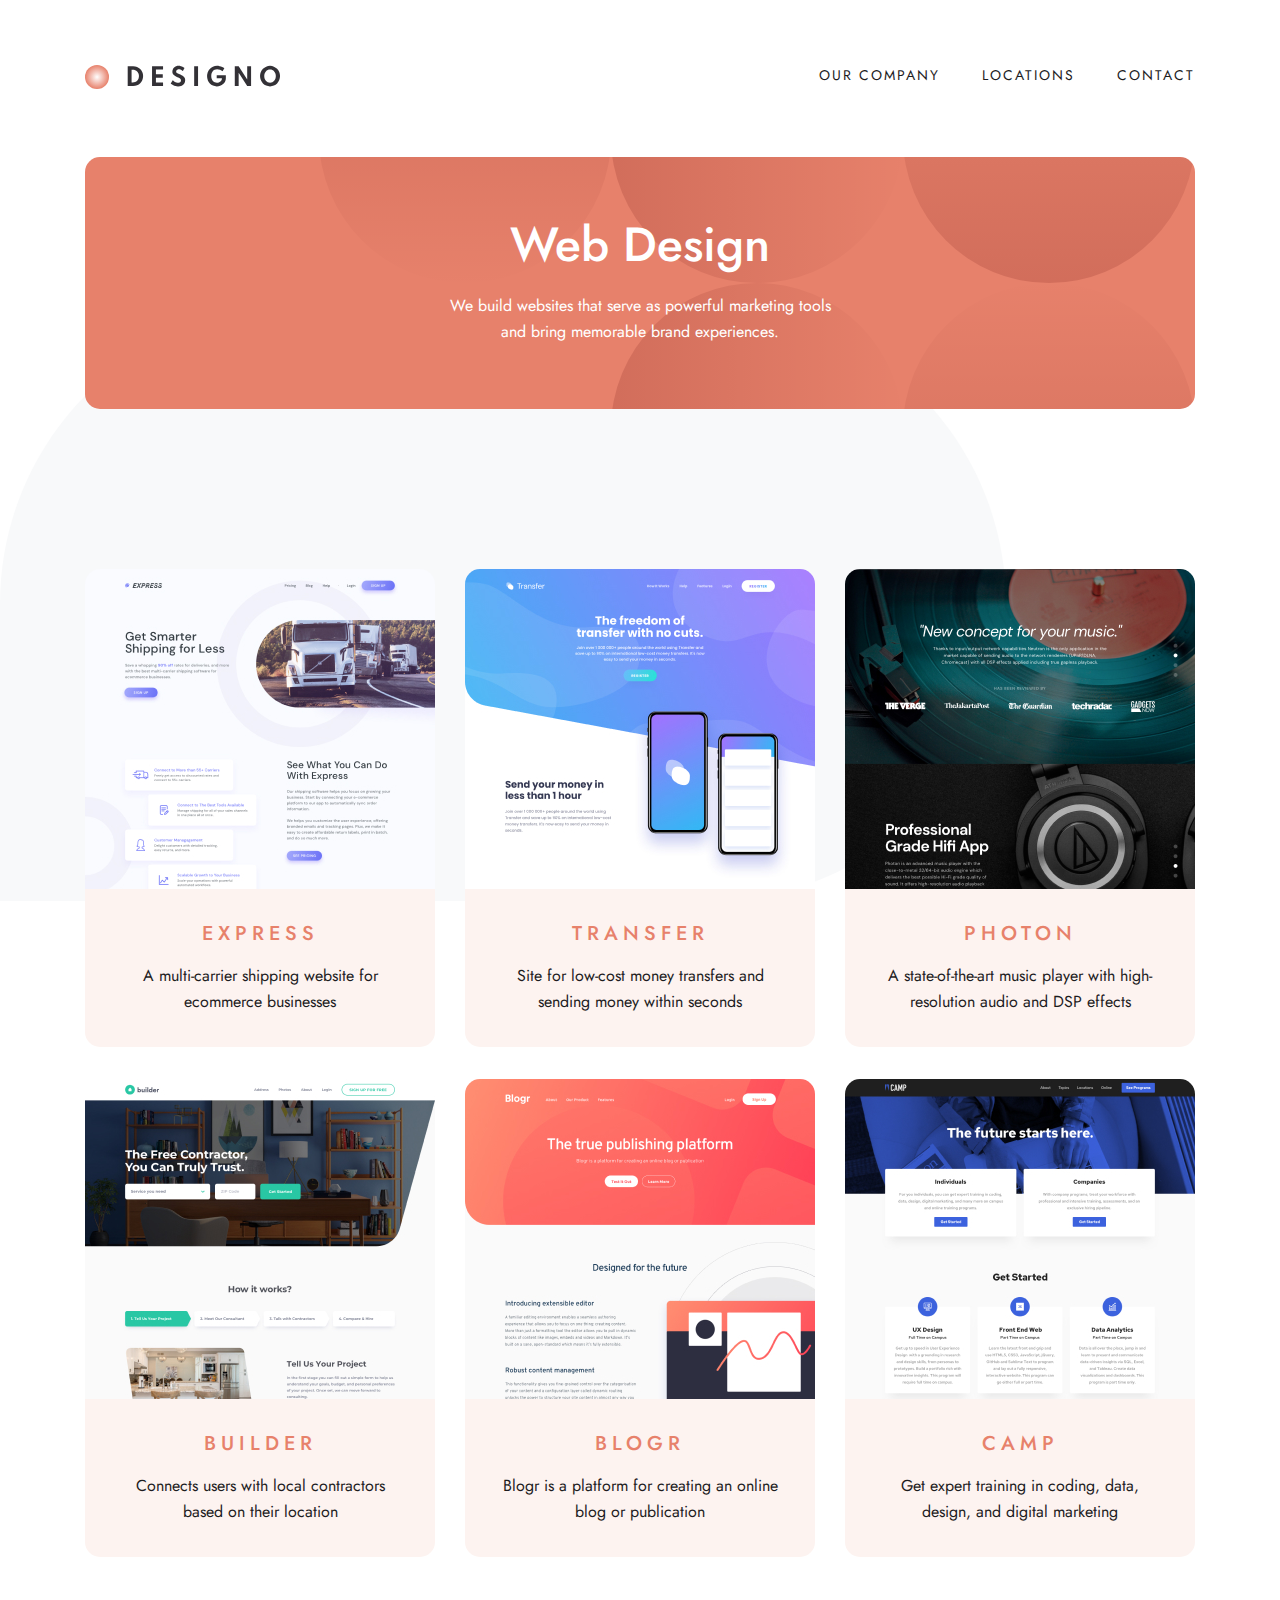
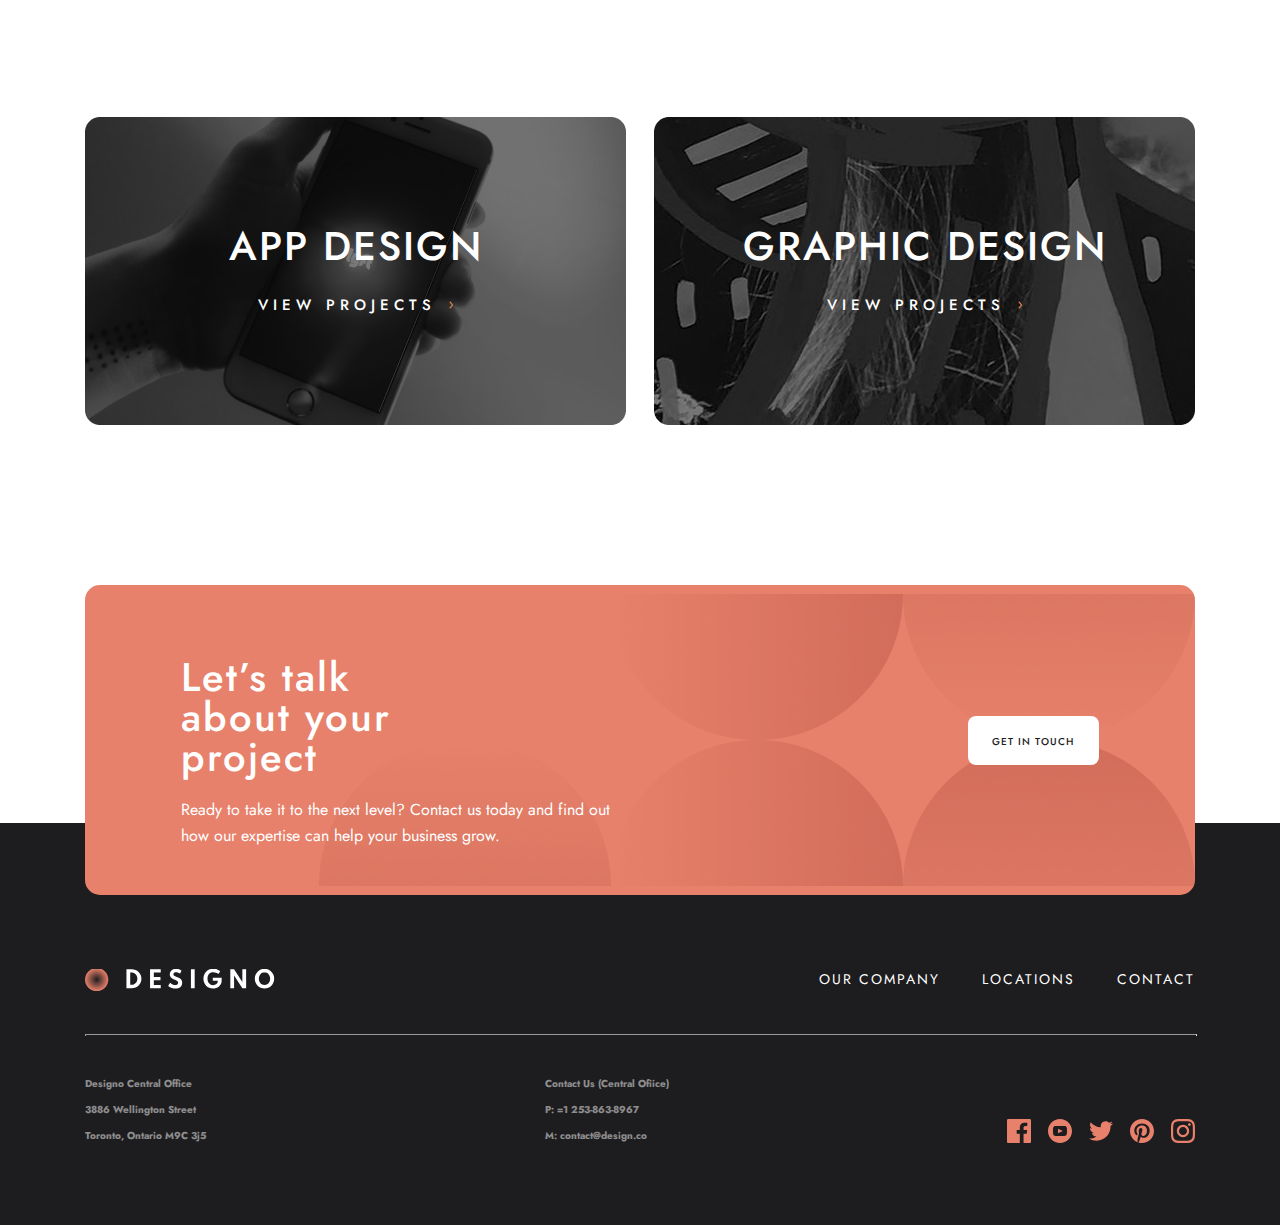
<file: webdesign.html>
<!DOCTYPE html>
<html lang="en">

<head>
    <meta charset="UTF-8">
    <meta name="viewport" content="width=device-width, initial-scale=1.0">
    <title>Web Design</title>
    <link rel="stylesheet" href="./css/style.css">
    <link rel="stylesheet" href="https://cdnjs.cloudflare.com/ajax/libs/font-awesome/6.4.2/css/all.min.css"
        integrity="sha512-z3gLpd7yknf1YoNbCzqRKc4qyor8gaKU1qmn+CShxbuBusANI9QpRohGBreCFkKxLhei6S9CQXFEbbKuqLg0DA=="
        crossorigin="anonymous" referrerpolicy="no-referrer" />
</head>

<body>
    <header class="header">
        <div class="header__container container">
            <a href="./index.html" class="site-logo">
                <img src="./images/site-logo.svg" alt="textli logo" class="site-logo-img" width="196" height="24">
            </a>

            <button class="header__nav__container">
                <i class="fa-solid fa-bars"></i>
            </button>

            <nav class="sitenav">
                <ul class="sitenav__list">
                    <li class="sitena__item">
                        <a href="./index.html" class="sitenav__link">OUR COMPANY</a>
                    </li>
                    <li class="sitena__item">
                        <a href="./locatsion.html" class="sitenav__link">LOCATIONS</a>
                    </li>
                    <li class="sitena__item">
                        <a href="./contact.html" class="sitenav__link">CONTACT</a>
                    </li>
                </ul>
            </nav>
        </div>
    </header>


    <main class="main webdesign-rectangle">
        <section class="web-hero">
            <div class="web-hero-container container">
                <div class="web-hero__container">
                    <div class="web-hero__content">
                        <h1 class="web-hero__title">
                            Web Design
                        </h1>
                        <p class="web-hero__text">
                            We build websites that serve as powerful marketing tools
                            and bring memorable brand experiences.
                        </p>
                    </div>
                </div>
            </div>
        </section>

        <section class="web-services">
            <div class=" web-services__container container">
                <ul class="web-services__list">
                    <li class="web-services__item">
                        <img src="./images/web-img1.jpg" alt="ma'lumot" class="web-services__img">
                        <div class="web-services__item__content">
                            <h3 class="web-services__title">EXPRESS</h3>
                            <p class="web-services__description">A multi-carrier shipping website for ecommerce
                                businesses
                            </p>
                        </div>
                    </li>
                    <li class="web-services__item">
                        <img src="./images/web-img2.jpg" alt="ma'lumot" class="web-services__img">
                        <div class="web-services__item__content">
                            <h3 class="web-services__title">TRANSFER</h3>
                            <p class="web-services__description">Site for low-cost money transfers and sending money
                                within
                                seconds</p>
                        </div>
                    </li>
                    <li class="web-services__item">
                        <img src="./images/web-img3.jpg" alt="ma'lumot" class="web-services__img">
                        <div class="web-services__item__content">
                            <h3 class="web-services__title">PHOTON</h3>
                            <p class="web-services__description">A
                                state-of-the-art music player with high-resolution
                                audio
                                and DSP effects</p>
                        </div>
                    </li>
                </ul>
                <ul class="web-services__list">
                    <li class="web-services__item">
                        <img src="./images/web-img4.jpg" alt="ma'lumot" class="web-services__img">
                        <div class="web-services__item__content">
                            <h3 class="web-services__title">BUILDER</h3>
                            <p class="web-services__description">Connects users with local contractors based on their
                                location</p>
                        </div>
                    </li>
                    <li class="web-services__item">
                        <img src="./images/web-img5.jpg" alt="ma'lumot" class="web-services__img">
                        <div class="web-services__item__content">
                            <h3 class="web-services__title">BLOGR</h3>
                            <p class="web-services__description">Blogr is a platform for creating an online blog or
                                publication</p>
                        </div>
                    </li>
                    <li class="web-services__item">
                        <img src="./images/web-img6.jpg" alt="ma'lumot" class="web-services__img">
                        <div class="web-services__item__content">
                            <h3 class="web-services__title">CAMP</h3>
                            <p class="web-services__description">Get expert training in coding, data, design, and
                                digital
                                marketing</p>
                        </div>
                    </li>
                </ul>
            </div>
        </section>


        <section class="web-gallary">
            <div class="web-gallary__container container">
                <div class="web-gallary__app">
                    <div class="web-gallary__content">
                        <h2 class="web-gallary__title">APP DESIGN</h2>
                        <a href="./appdesign.html" class="shop-btn btn">
                            <span class="shop-btn__inner-wrapper">
                                <span class="shop-btn__text">VIEW PROJECTS</span>
                                <span class="shop-btn__icon">
                                    <img src="./images/button-icon.svg" alt="arrow">
                                </span>
                            </span>
                        </a>
                    </div>
                    <img src="./images/appdesign-img.png" alt="phone" class="web-gallary__app-img" width="541"
                        height="308">
                </div>
                <div class="web-gallary__graphic">
                    <div class="web-gallary__content">
                        <h2 class="web-gallary__title">GRAPHIC DESIGN</h2>
                        <a href="./graphicdesign.html" class="shop-btn btn">
                            <span class="shop-btn__inner-wrapper">
                                <span class="shop-btn__text">VIEW PROJECTS</span>
                                <span class="shop-btn__icon">
                                    <img src="./images/button-icon.svg" alt="arrow">
                                </span>
                            </span>
                        </a>
                    </div>
                    <img src="./images/graphicdesign-img.png" alt="men" class="web-gallary__graphic-img" width="541"
                        height="308">
                </div>
            </div>
        </section>


        <section class="project">
            <div class="project__container container">
                <div class="project-bg">
                    <div class="project__content">
                        <h2 class="project__title">Let’s talk about your project</h2>
                        <p class="project__text">Ready to take it to the next level? Contact us today and find out how
                            our
                            expertise can help your business grow.</p>
                    </div>
                    <div class="project__btn">
                        <a href="./contact.html" class="white-btn">Get in touch</a>
                    </div>
                </div>
            </div>
        </section>
    </main>


    <footer class="footer">
        <div class="footer__container container">
            <div class="footer__services">
                <a href="./index.html" class="site-logo">
                    <img src="./images/footer-logo.svg" alt="textli logo" class="site-logo-img" width="196" height="24">
                </a>

                <nav class="sitenav">
                    <ul class="sitenav__list">
                        <li class="sitenav__item">
                            <a href="./index.html" class="sitenav__link">OUR COMPANY</a>
                        </li>
                        <li class="sitenav__item">
                            <a href="./locatsion.html" class="sitenav__link">LOCATIONS</a>
                        </li>
                        <li class="sitenav__item">
                            <a href="./contact.html" class="sitenav__link">CONTACT</a>
                        </li>
                    </ul>
                </nav>
            </div>
            <hr class="footer-line">
            <div class="footer__text">
                <ul class="footer__list">
                    <li class="footer__item">
                        <a href="#" class="footer__link">Designo Central Office</a>
                    </li>
                    <li class="footer__item">
                        <a href="#" class="footer__link">3886 Wellington Street</a>
                    </li>
                    <li class="footer__item">
                        <a href="#" class="footer__link">Toronto, Ontario M9C 3j5</a>
                    </li>
                </ul>
                <ul class="footer__list1">
                    <li class="footer__item">
                        <a href="#" class="footer__link">Contact Us (Central Ofiice)</a>
                    </li>
                    <li class="footer__item">
                        <a href="#" class="footer__link">P: =1 253-863-8967</a>
                    </li>
                    <li class="footer__item">
                        <a href="#" class="footer__link">M: contact@design.co</a>
                    </li>
                </ul>
                <ul class="footer__list2">
                    <li class="footer__item">
                        <svg xmlns="http://www.w3.org/2000/svg" width="24" height="24" viewBox="0 0 24 24" fill="none">
                            <path
                                d="M22.675 0H1.325C0.593 0 0 0.593 0 1.325V22.676C0 23.407 0.593 24 1.325 24H12.82V14.706H9.692V11.084H12.82V8.413C12.82 5.313 14.713 3.625 17.479 3.625C18.804 3.625 19.942 3.724 20.274 3.768V7.008L18.356 7.009C16.852 7.009 16.561 7.724 16.561 8.772V11.085H20.148L19.681 14.707H16.561V24H22.677C23.407 24 24 23.407 24 22.675V1.325C24 0.593 23.407 0 22.675 0Z"
                                fill="#E7816B" />
                        </svg>
                    </li>
                    <li class="footer__item">
                        <svg xmlns="http://www.w3.org/2000/svg" width="24" height="24" viewBox="0 0 24 24" fill="none">
                            <path fill-rule="evenodd" clip-rule="evenodd"
                                d="M12 0C5.373 0 0 5.373 0 12C0 18.627 5.373 24 12 24C18.627 24 24 18.627 24 12C24 5.373 18.627 0 12 0ZM16.441 16.892C14.339 17.036 9.657 17.036 7.558 16.892C5.282 16.736 5.017 15.622 5 12C5.017 8.371 5.285 7.264 7.558 7.108C9.657 6.964 14.34 6.964 16.441 7.108C18.718 7.264 18.982 8.378 19 12C18.982 15.629 18.715 16.736 16.441 16.892ZM14.917 11.996L10 9.658V14.342L14.917 11.996Z"
                                fill="#E7816B" />
                        </svg>
                    </li>
                    <li class="footer__item">
                        <svg xmlns="http://www.w3.org/2000/svg" width="24" height="20" viewBox="0 0 24 20" fill="none">
                            <path
                                d="M24 2.55699C23.117 2.94899 22.168 3.21299 21.172 3.33199C22.189 2.72299 22.97 1.75799 23.337 0.607986C22.386 1.17199 21.332 1.58199 20.21 1.80299C19.313 0.845986 18.032 0.247986 16.616 0.247986C13.437 0.247986 11.101 3.21399 11.819 6.29299C7.728 6.08799 4.1 4.12799 1.671 1.14899C0.381 3.36199 1.002 6.25699 3.194 7.72299C2.388 7.69699 1.628 7.47599 0.965 7.10699C0.911 9.38799 2.546 11.522 4.914 11.997C4.221 12.185 3.462 12.229 2.69 12.081C3.316 14.037 5.134 15.46 7.29 15.5C5.22 17.123 2.612 17.848 0 17.54C2.179 18.937 4.768 19.752 7.548 19.752C16.69 19.752 21.855 12.031 21.543 5.10599C22.505 4.41099 23.34 3.54399 24 2.55699Z"
                                fill="#E7816B" />
                        </svg>
                    </li>
                    </li>
                    <li class="footer__item">
                        <svg xmlns="http://www.w3.org/2000/svg" width="24" height="24" viewBox="0 0 24 24" fill="none">
                            <path
                                d="M12 0C5.373 0 0 5.372 0 12C0 17.084 3.163 21.426 7.627 23.174C7.522 22.225 7.427 20.769 7.669 19.733C7.887 18.796 9.076 13.768 9.076 13.768C9.076 13.768 8.717 13.049 8.717 11.986C8.717 10.318 9.684 9.072 10.888 9.072C11.911 9.072 12.406 9.841 12.406 10.762C12.406 11.791 11.751 13.33 11.412 14.757C11.129 15.951 12.011 16.926 13.189 16.926C15.322 16.926 16.961 14.677 16.961 11.431C16.961 8.558 14.897 6.549 11.949 6.549C8.535 6.549 6.531 9.11 6.531 11.756C6.531 12.787 6.928 13.894 7.424 14.494C7.522 14.613 7.536 14.718 7.507 14.839L7.174 16.199C7.121 16.419 7 16.466 6.772 16.36C5.273 15.662 4.336 13.471 4.336 11.711C4.336 7.926 7.086 4.449 12.265 4.449C16.428 4.449 19.663 7.416 19.663 11.38C19.663 15.516 17.056 18.844 13.436 18.844C12.22 18.844 11.077 18.213 10.686 17.466L9.938 20.319C9.667 21.362 8.936 22.669 8.446 23.465C9.57 23.812 10.763 24 12 24C18.627 24 24 18.627 24 12C24 5.372 18.627 0 12 0Z"
                                fill="#E7816B" />
                        </svg>
                    </li>
                    <li class="footer__item">
                        <svg xmlns="http://www.w3.org/2000/svg" width="24" height="24" viewBox="0 0 24 24" fill="none">
                            <path fill-rule="evenodd" clip-rule="evenodd"
                                d="M12 0C8.741 0 8.333 0.014 7.053 0.072C2.695 0.272 0.273 2.69 0.073 7.052C0.014 8.333 0 8.741 0 12C0 15.259 0.014 15.668 0.072 16.948C0.272 21.306 2.69 23.728 7.052 23.928C8.333 23.986 8.741 24 12 24C15.259 24 15.668 23.986 16.948 23.928C21.302 23.728 23.73 21.31 23.927 16.948C23.986 15.668 24 15.259 24 12C24 8.741 23.986 8.333 23.928 7.053C23.732 2.699 21.311 0.273 16.949 0.073C15.668 0.014 15.259 0 12 0ZM12 2.163C15.204 2.163 15.584 2.175 16.85 2.233C20.102 2.381 21.621 3.924 21.769 7.152C21.827 8.417 21.838 8.797 21.838 12.001C21.838 15.206 21.826 15.585 21.769 16.85C21.62 20.075 20.105 21.621 16.85 21.769C15.584 21.827 15.206 21.839 12 21.839C8.796 21.839 8.416 21.827 7.151 21.769C3.891 21.62 2.38 20.07 2.232 16.849C2.174 15.584 2.162 15.205 2.162 12C2.162 8.796 2.175 8.417 2.232 7.151C2.381 3.924 3.896 2.38 7.151 2.232C8.417 2.175 8.796 2.163 12 2.163ZM5.838 12C5.838 8.597 8.597 5.838 12 5.838C15.403 5.838 18.162 8.597 18.162 12C18.162 15.404 15.403 18.163 12 18.163C8.597 18.163 5.838 15.403 5.838 12ZM12 16C9.791 16 8 14.21 8 12C8 9.791 9.791 8 12 8C14.209 8 16 9.791 16 12C16 14.21 14.209 16 12 16ZM16.965 5.595C16.965 4.8 17.61 4.155 18.406 4.155C19.201 4.155 19.845 4.8 19.845 5.595C19.845 6.39 19.201 7.035 18.406 7.035C17.61 7.035 16.965 6.39 16.965 5.595Z"
                                fill="#E7816B" />
                        </svg>
                    </li>
                </ul>
            </div>
        </div>

    </footer>
</body>

</html>
</file>
<file: css/style.css>
/*! normalize.css v8.0.1 | MIT License | github.com/necolas/normalize.css */
/* Document
   ========================================================================== */
/**
 * 1. Correct the line height in all browsers.
 * 2. Prevent adjustments of font size after orientation changes in iOS.
 */
html {
  line-height: 1.15; /* 1 */
  -webkit-text-size-adjust: 100%; /* 2 */
}

/* Sections
   ========================================================================== */
/**
 * Remove the margin in all browsers.
 */
body {
  margin: 0;
}

/**
 * Render the `main` element consistently in IE.
 */
main {
  display: block;
}

/**
 * Correct the font size and margin on `h1` elements within `section` and
 * `article` contexts in Chrome, Firefox, and Safari.
 */
h1 {
  font-size: 2em;
  margin: 0.67em 0;
}

/* Grouping content
   ========================================================================== */
/**
 * 1. Add the correct box sizing in Firefox.
 * 2. Show the overflow in Edge and IE.
 */
hr {
  box-sizing: content-box; /* 1 */
  height: 0; /* 1 */
  overflow: visible; /* 2 */
}

/**
 * 1. Correct the inheritance and scaling of font size in all browsers.
 * 2. Correct the odd `em` font sizing in all browsers.
 */
pre {
  font-family: monospace, monospace; /* 1 */
  font-size: 1em; /* 2 */
}

/* Text-level semantics
   ========================================================================== */
/**
 * Remove the gray background on active links in IE 10.
 */
a {
  background-color: transparent;
}

/**
 * 1. Remove the bottom border in Chrome 57-
 * 2. Add the correct text decoration in Chrome, Edge, IE, Opera, and Safari.
 */
abbr[title] {
  border-bottom: none; /* 1 */
  text-decoration: underline; /* 2 */
  -webkit-text-decoration: underline dotted;
          text-decoration: underline dotted; /* 2 */
}

/**
 * Add the correct font weight in Chrome, Edge, and Safari.
 */
b,
strong {
  font-weight: bolder;
}

/**
 * 1. Correct the inheritance and scaling of font size in all browsers.
 * 2. Correct the odd `em` font sizing in all browsers.
 */
code,
kbd,
samp {
  font-family: monospace, monospace; /* 1 */
  font-size: 1em; /* 2 */
}

/**
 * Add the correct font size in all browsers.
 */
small {
  font-size: 80%;
}

/**
 * Prevent `sub` and `sup` elements from affecting the line height in
 * all browsers.
 */
sub,
sup {
  font-size: 75%;
  line-height: 0;
  position: relative;
  vertical-align: baseline;
}

sub {
  bottom: -0.25em;
}

sup {
  top: -0.5em;
}

/* Embedded content
   ========================================================================== */
/**
 * Remove the border on images inside links in IE 10.
 */
img {
  border-style: none;
}

/* Forms
   ========================================================================== */
/**
 * 1. Change the font styles in all browsers.
 * 2. Remove the margin in Firefox and Safari.
 */
button,
input,
optgroup,
select,
textarea {
  font-family: inherit; /* 1 */
  font-size: 100%; /* 1 */
  line-height: 1.15; /* 1 */
  margin: 0; /* 2 */
}

/**
 * Show the overflow in IE.
 * 1. Show the overflow in Edge.
 */
button,
input { /* 1 */
  overflow: visible;
}

/**
 * Remove the inheritance of text transform in Edge, Firefox, and IE.
 * 1. Remove the inheritance of text transform in Firefox.
 */
button,
select { /* 1 */
  text-transform: none;
}

/**
 * Correct the inability to style clickable types in iOS and Safari.
 */
button,
[type=button],
[type=reset],
[type=submit] {
  -webkit-appearance: button;
}

/**
 * Remove the inner border and padding in Firefox.
 */
button::-moz-focus-inner,
[type=button]::-moz-focus-inner,
[type=reset]::-moz-focus-inner,
[type=submit]::-moz-focus-inner {
  border-style: none;
  padding: 0;
}

/**
 * Restore the focus styles unset by the previous rule.
 */
button:-moz-focusring,
[type=button]:-moz-focusring,
[type=reset]:-moz-focusring,
[type=submit]:-moz-focusring {
  outline: 1px dotted ButtonText;
}

/**
 * Correct the padding in Firefox.
 */
fieldset {
  padding: 0.35em 0.75em 0.625em;
}

/**
 * 1. Correct the text wrapping in Edge and IE.
 * 2. Correct the color inheritance from `fieldset` elements in IE.
 * 3. Remove the padding so developers are not caught out when they zero out
 *    `fieldset` elements in all browsers.
 */
legend {
  box-sizing: border-box; /* 1 */
  color: inherit; /* 2 */
  display: table; /* 1 */
  max-width: 100%; /* 1 */
  padding: 0; /* 3 */
  white-space: normal; /* 1 */
}

/**
 * Add the correct vertical alignment in Chrome, Firefox, and Opera.
 */
progress {
  vertical-align: baseline;
}

/**
 * Remove the default vertical scrollbar in IE 10+.
 */
textarea {
  overflow: auto;
}

/**
 * 1. Add the correct box sizing in IE 10.
 * 2. Remove the padding in IE 10.
 */
[type=checkbox],
[type=radio] {
  box-sizing: border-box; /* 1 */
  padding: 0; /* 2 */
}

/**
 * Correct the cursor style of increment and decrement buttons in Chrome.
 */
[type=number]::-webkit-inner-spin-button,
[type=number]::-webkit-outer-spin-button {
  height: auto;
}

/**
 * 1. Correct the odd appearance in Chrome and Safari.
 * 2. Correct the outline style in Safari.
 */
[type=search] {
  -webkit-appearance: textfield; /* 1 */
  outline-offset: -2px; /* 2 */
}

/**
 * Remove the inner padding in Chrome and Safari on macOS.
 */
[type=search]::-webkit-search-decoration {
  -webkit-appearance: none;
}

/**
 * 1. Correct the inability to style clickable types in iOS and Safari.
 * 2. Change font properties to `inherit` in Safari.
 */
::-webkit-file-upload-button {
  -webkit-appearance: button; /* 1 */
  font: inherit; /* 2 */
}

/* Interactive
   ========================================================================== */
/*
 * Add the correct display in Edge, IE 10+, and Firefox.
 */
details {
  display: block;
}

/*
 * Add the correct display in all browsers.
 */
summary {
  display: list-item;
}

/* Misc
   ========================================================================== */
/**
 * Add the correct display in IE 10+.
 */
template {
  display: none;
}

/**
 * Add the correct display in IE 10.
 */
[hidden] {
  display: none;
}

*,
*::after,
*::before {
  margin: 0;
  padding: 0;
  box-sizing: border-box;
}

html {
  scroll-behavior: smooth;
  font-size: 62.5%;
  height: 100%;
}

img {
  display: flex;
  -o-object-fit: cover;
     object-fit: cover; /* contain */
}

a {
  text-decoration: none;
  display: inline-block;
}

ul,
ol {
  list-style: none;
}

h1,
h2,
h3,
h4,
h5,
h6 {
  margin: 0;
}

body {
  display: flex;
  flex-direction: column;
  height: 100%;
  font-family: "Jost", sans-serif;
  background-color: #fff;
}

body {
  line-height: 2.6rem;
  font-weight: 400;
}

h1 {
  font-weight: 500;
  font-size: 4.8rem;
  line-height: 4.8rem;
}

h2 {
  font-weight: 500;
  font-size: 40px;
  line-height: 4.8rem;
  letter-spacing: 2px;
}

h3 {
  font-weight: 500;
  font-size: 20px;
  line-height: 2.6rem;
  letter-spacing: 5px;
}

.container {
  width: 100%;
  max-width: 1210px;
  margin-left: auto;
  margin-right: auto;
  padding-left: 5rem;
  padding-right: 5rem;
}

#active {
  border-bottom: 1px solid #1d1c1e;
}

#active2 {
  border-bottom: 1px solid #fff;
}

/* jost-regular - latin */
@font-face {
  font-display: swap; /* Check https://developer.mozilla.org/en-US/docs/Web/CSS/@font-face/font-display for other options. */
  font-family: "Jost";
  font-style: normal;
  font-weight: 400;
  src: url("../fonts/jost-v14-latin-regular.woff2") format("woff2"); /* Chrome 36+, Opera 23+, Firefox 39+, Safari 12+, iOS 10+ */
}
/* jost-500 - latin */
@font-face {
  font-display: swap; /* Check https://developer.mozilla.org/en-US/docs/Web/CSS/@font-face/font-display for other options. */
  font-family: "Jost";
  font-style: normal;
  font-weight: 500;
  src: url("../fonts/jost-v14-latin-500.woff2") format("woff2"); /* Chrome 36+, Opera 23+, Firefox 39+, Safari 12+, iOS 10+ */
}
/* jost-700 - latin */
@font-face {
  font-display: swap; /* Check https://developer.mozilla.org/en-US/docs/Web/CSS/@font-face/font-display for other options. */
  font-family: "Jost";
  font-style: normal;
  font-weight: 700;
  src: url("../fonts/jost-v14-latin-700.woff2") format("woff2"); /* Chrome 36+, Opera 23+, Firefox 39+, Safari 12+, iOS 10+ */
}
/* manrope-regular - latin */
@font-face {
  font-display: swap; /* Check https://developer.mozilla.org/en-US/docs/Web/CSS/@font-face/font-display for other options. */
  font-family: "Manrope";
  font-style: normal;
  font-weight: 400;
  src: url("../fonts/manrope-v14-latin-regular.woff2") format("woff2"); /* Chrome 36+, Opera 23+, Firefox 39+, Safari 12+, iOS 10+ */
}
/* manrope-600 - latin */
@font-face {
  font-display: swap; /* Check https://developer.mozilla.org/en-US/docs/Web/CSS/@font-face/font-display for other options. */
  font-family: "Manrope";
  font-style: normal;
  font-weight: 600;
  src: url("../fonts/manrope-v14-latin-600.woff2") format("woff2"); /* Chrome 36+, Opera 23+, Firefox 39+, Safari 12+, iOS 10+ */
}
.white-btn {
  padding-top: 1.8rem;
  padding-bottom: 1.6rem;
  padding-left: 2.4rem;
  padding-right: 2.5rem;
  color: #1d1c1e;
  background-color: #fff;
  border-radius: 8px;
  text-transform: uppercase;
  line-height: normal;
  letter-spacing: 1px;
  font-weight: 500;
}
.white-btn:hover {
  background-color: #ffad9b;
}

.brown-btn {
  padding-top: 1.8rem;
  padding-bottom: 1.6rem;
  padding-left: 2.4rem;
  padding-right: 2.5rem;
  color: #fff;
  background-color: #e7816b;
  border-radius: 8px;
  text-transform: uppercase;
  line-height: normal;
  letter-spacing: 1px;
  font-weight: 500;
}
.brown-btn:hover {
  background-color: #ffad9b;
}

.shop-btn__inner-wrapper {
  display: flex;
  gap: 1.3rem;
  align-items: center;
}

.shop-btn__text {
  color: #fff;
  font-size: 15px;
  font-weight: 500;
  line-height: normal;
  letter-spacing: 5px;
  text-transform: uppercase;
}

.shop-btn__icon img {
  width: 4px;
  height: 8px;
}

.header {
  padding-top: 6.4rem;
  padding-bottom: 6.7rem;
}

.header__container {
  display: flex;
  align-items: center;
  justify-content: space-between;
}

.header__nav__container {
  background: transparent;
  color: #1d1c1e;
  border: 0;
  font-size: 2.4rem;
  cursor: pointer;
  display: none;
}

.sitenav__list {
  display: flex;
  gap: 4.2rem;
}

.sitenav__link {
  font-size: 1.4rem;
  font-weight: 400;
  line-height: 1.4rem;
  letter-spacing: 2px;
  color: #1d1c1e;
}

.sitenav__link:hover {
  border-bottom: 1px solid #1d1c1e;
}

@media screen and (max-width: 610px) {
  .header ul {
    display: none;
  }
  .header button {
    display: block;
    margin-left: auto;
  }
}
.footer {
  background: #1d1c1e;
  padding-bottom: 7.2rem;
}

.footer__services {
  display: flex;
  align-items: center;
  justify-content: space-between;
  padding-top: 14.5rem;
  padding-bottom: 4rem;
}

.footer__services a {
  color: #fff;
}

.footer__services a:hover {
  border-bottom: 1px solid #fff;
}

.footer__text {
  display: flex;
  justify-content: space-between;
  align-items: center;
}

.footer__list2 li svg path:hover {
  fill: #ffad9b;
  cursor: pointer;
}

.footer-line {
  border-bottom: none;
  color: #fff;
  margin-bottom: 3rem;
  width: 100%;
  max-width: 1110px;
  height: 1px;
}

.footer__text a {
  font-weight: 700;
  color: #fff;
  opacity: 0.5;
}

.footer__list2 {
  margin-top: 5.3rem;
  display: flex;
  gap: 1.7rem;
  align-items: center;
}

@media screen and (max-width: 610px) {
  .footer__services {
    flex-direction: column;
  }
  .footer nav ul {
    display: flex;
    flex-direction: column;
    text-align: center;
    gap: 3.2rem;
  }
  .footer .footer__text {
    flex-direction: column;
    gap: 4rem;
  }
  .footer .footer__text ul {
    text-align: center;
  }
  .footer .site-logo {
    margin-bottom: 3.2rem;
  }
}
.main-bg {
  flex-grow: 1;
  background-image: url("../images/Rectangle.svg");
  background-repeat: no-repeat;
  background-position: center left;
}

.hero-bg {
  background-image: url("../images/hero-oval.png");
  background-repeat: no-repeat;
  background-position: right center;
  border-radius: 15px;
  display: flex;
  margin-bottom: 16rem;
  justify-content: space-between;
  background-color: #e7816b;
}

.hero__content {
  width: 100%;
  max-width: 540px;
  padding-top: 14.5rem;
  padding-bottom: 14.5rem;
  margin-left: 9.5rem;
}

.hero__title {
  color: #fff;
  margin-bottom: 3rem;
}

.hero__text {
  margin-bottom: 4rem;
  width: 100%;
  max-width: 445px;
  color: #fff;
  font-size: 16px;
}

.hero__img-wrapper {
  margin-top: 9rem;
}

.gallary__container {
  padding-bottom: 16rem;
  display: flex;
  justify-content: space-between;
}

.title-and-btn {
  position: absolute;
}

.web {
  text-align: center;
  display: flex;
  align-items: center;
  justify-content: center;
}

.web__title {
  color: #fff;
  margin-bottom: 2.4rem;
  color: #fff;
}

.app {
  text-align: center;
  display: flex;
  align-items: center;
  justify-content: center;
  margin-bottom: 1.5rem;
}

.app__title {
  color: #fff;
  margin-bottom: 2.4rem;
}

.graphic {
  text-align: center;
  display: flex;
  align-items: center;
  justify-content: center;
}

.graphic__title {
  width: 100%;
  max-width: 363px;
  margin-bottom: 2.4rem;
  color: #fff;
}

.web-img {
  border-radius: 15px;
  width: 100%;
  max-width: 541px;
}

.app-img {
  border-radius: 15px;
  width: 100%;
  max-width: 541px;
}

.graphic-img {
  border-radius: 15px;
  max-width: 541px;
  width: 100%;
}

.about {
  background-image: url("../images/Rectangle.svg");
  background-repeat: no-repeat;
  background-position: right bottom -9rem;
  padding-bottom: 16rem;
  position: relative;
}

.about__list {
  display: flex;
  align-items: center;
  justify-content: space-between;
}

.about__item {
  width: 100%;
  max-width: 350px;
  text-align: center;
}

.about__img {
  width: 100%;
  max-width: 202px;
  margin-bottom: 4.8rem;
  margin-left: auto;
  margin-right: auto;
}

.about__title {
  color: #1d1c1e;
  margin-bottom: 3.2rem;
}

.about__text {
  color: #1d1c1e;
  font-size: 1.6rem;
}

.project-bg {
  position: relative;
  margin-bottom: -7.2rem;
  background-color: #e7816b;
  display: flex;
  justify-content: space-between;
  align-items: center;
  border-radius: 15px;
  background-image: url("../images/footer-about-bg.png");
  background-repeat: no-repeat;
  background-position: right;
}

.project__content {
  margin-left: 9.6rem;
  width: 100%;
  max-width: 460px;
}

.project__title {
  margin-top: 7.2rem;
  margin-bottom: 2rem;
  color: #fff;
  line-height: 4rem;
  width: 100%;
  max-width: 293px;
}

.project__text {
  color: #fff;
  font-size: 16px;
  margin-bottom: 4.6rem;
}

.project-bg a {
  margin-right: 9.6rem;
}

@media screen and (max-width: 1110px) {
  .hero__img-wrapper {
    margin-top: 5.7rem;
  }
}
@media screen and (max-width: 1050px) {
  .hero-bg {
    flex-direction: column;
    text-align: center;
    justify-content: center;
  }
  .hero__img-wrapper {
    margin-right: auto;
    margin-left: auto;
    margin-top: 0;
  }
  .hero__text {
    margin-left: auto;
    margin-right: auto;
  }
  .hero__content {
    padding-bottom: 0rem;
    padding-top: 6rem;
    margin-left: auto;
    margin-right: auto;
  }
  .container {
    padding-left: 2rem;
    padding-right: 2rem;
  }
}
@media screen and (max-width: 830px) {
  .project-bg {
    flex-direction: column;
    align-items: center;
    background-size: 180%;
    margin-bottom: -8rem;
  }
  .project__title {
    margin-top: 5.7rem;
    margin-left: auto;
    margin-right: auto;
  }
  .project__content {
    margin-left: 0;
    text-align: center;
  }
  .project__text {
    width: 100%;
    max-width: 573px;
    margin-left: auto;
    margin-right: auto;
    margin-bottom: 3.2rem;
  }
  .project__btn {
    margin-right: auto;
    margin-left: auto;
  }
  .project-bg a {
    letter-spacing: 1px;
    font-weight: 500;
    font-size: 15px;
    margin-bottom: 5.7rem;
    margin-right: 0;
  }
  .web-img {
    max-width: 830px;
    height: 200px;
  }
  .app-img {
    max-width: 830px;
    height: 200px;
  }
  .graphic-img {
    max-width: 830px;
    height: 200px;
  }
  .gallary__container {
    flex-direction: column;
    gap: 2.4rem;
  }
  .app {
    margin-bottom: 2.4rem;
  }
  .about__img {
    margin-right: 4.8rem;
    width: 100%;
    max-width: 202px;
  }
  .about__list {
    flex-direction: column;
    align-items: start;
  }
  .about__item {
    text-align: start;
    max-width: 100%;
    display: flex;
    justify-content: space-between;
  }
}
@media screen and (max-width: 610px) {
  .hero__title {
    font-size: 32px;
    line-height: 36px;
    width: 100%;
    max-width: 327px;
    margin-right: auto;
    margin-left: auto;
    margin-bottom: 1.4rem;
  }
  .hero__text {
    font-size: 15px;
    line-height: 25px;
    margin-bottom: 2.4rem;
  }
  .hero__content {
    margin-bottom: 8rem;
  }
  .hero {
    background-color: #e7816b;
    background-image: url("../images/hero-oval.png");
    background-repeat: no-repeat;
    background-position: right center;
  }
  .hero-bg {
    background-image: none;
    background-color: transparent;
  }
  .project-bg {
    background-size: 350%;
    margin-bottom: -19rem;
  }
  .project__text {
    max-width: 280px;
  }
  .project__title {
    font-size: 32px;
    line-height: 36px;
    margin-top: 6.4rem;
  }
  .project__btn a {
    letter-spacing: 1px;
    font-weight: 500;
    font-size: 15px;
    margin-bottom: 6.4rem;
  }
  .footer__container {
    margin-top: 12rem;
  }
  .web-img {
    max-width: 610px;
    height: 250px;
  }
  .app-img {
    max-width: 610px;
    height: 250px;
  }
  .graphic-img {
    max-width: 610px;
    height: 250px;
  }
  .app__title {
    font-size: 28px;
    line-height: 36px;
    letter-spacing: 1.4px;
  }
  .web__title {
    font-size: 28px;
    line-height: 36px;
    letter-spacing: 1.4px;
  }
  .graphic__title {
    font-size: 28px;
    line-height: 36px;
    letter-spacing: 1.4px;
  }
  .about__img {
    margin-right: auto;
    margin-left: auto;
    width: 100%;
    max-width: 202px;
  }
  .about__list {
    justify-content: center;
    display: flex;
  }
  .about__item {
    text-align: center;
    justify-content: center;
    max-width: 100%;
    flex-direction: column;
  }
  .about__content {
    margin-right: auto;
    margin-left: auto;
    width: 100%;
    max-width: 610px;
  }
}
.bg {
  background-image: url("../images/Rectangle.svg");
  background-position: left top 320px;
  background-repeat: no-repeat;
}

.about-hero__container {
  padding-bottom: 16rem;
}

.about-hero-bg {
  background-color: #e7816b;
  align-items: center;
  border-radius: 15px;
  display: flex;
  justify-content: space-between;
  background-image: url("../images/about-oval.svg");
  background-repeat: no-repeat;
  background-position: left;
}

.about-hero__content {
  margin-left: 9.5rem;
  width: 100%;
  max-width: 540px;
}

.about-hero__title {
  color: #fff;
  margin-bottom: 3.2rem;
}

.about-hero__description {
  width: 100%;
  max-width: 458px;
  color: #fff;
  font-size: 16px;
}

.heromen__container {
  padding-bottom: 16rem;
}

.heromen-bg {
  background-image: url("../images/about-oval2.svg");
  background-repeat: no-repeat;
  background-position: center top 300px;
  align-items: center;
  display: flex;
  background-color: #fdf3f0;
  border-radius: 15px;
}

.heromen__content {
  margin-right: auto;
  margin-left: auto;
  width: 100%;
  max-width: 445px;
}

.heromen__title {
  color: #e7816b;
  margin-bottom: 2.4rem;
}

.heromen__description {
  color: #1d1c1e;
  font-size: 16px;
}

.about-map {
  background-image: url("../images/Rectangle.svg");
  background-position: right bottom;
  background-repeat: no-repeat;
}

.about-map__container {
  padding-bottom: 16rem;
}

.about-map__list {
  display: flex;
  align-items: center;
  text-align: center;
  justify-content: space-between;
}

.about-map__img {
  margin-right: auto;
  margin-left: auto;
  margin-bottom: 4.8rem;
}

.about-map__title {
  margin-bottom: 3.2rem;
  color: #1d1c1e;
  width: 350px;
}

.order {
  order: 1;
}

.about-bg {
  background-image: url("../images/about-oval3.svg");
  background-repeat: no-repeat;
  background-position: left bottom;
}

.contact-hero__forms {
  width: 100%;
  width: 380px;
  margin-right: 9.5rem;
  margin-top: 5.5rem;
  margin-bottom: 5.5rem;
}

.contact-hero__forms form input {
  margin-bottom: 2.5rem;
  border-top: none;
  border-right: none;
  border-left: none;
  font-size: 15px;
  font-weight: 500;
  padding-bottom: 1.2rem;
  padding-left: 1.6rem;
  padding-top: 0.5rem;
  color: #fff;
  opacity: 0.5;
  border-bottom: 2px solid #fff;
  background-color: #e7816b;
}

.contact-hero__forms form textarea {
  font-size: 15px;
  color: #fff;
  opacity: 0.5;
  border-top: none;
  border-right: none;
  border-left: none;
  background-color: #e7816b;
  border-bottom: 2px solid #fff;
  padding-bottom: 7.6rem;
  padding-top: 0;
  margin-bottom: 2.4rem;
}

.contact-hero__container {
  padding-bottom: 16rem;
}

.contact-hero__bg {
  background-image: url("../images/about-oval.svg");
  background-repeat: no-repeat;
  background-position: left;
  display: flex;
  align-items: center;
  justify-content: space-between;
  text-align: start;
  background-color: #e7816b;
  border-radius: 15px;
}

.contact-hero__content {
  width: 100%;
  max-width: 540px;
  margin-left: 9.5rem;
  display: flex;
  flex-direction: column;
}

.contact-hero__title {
  margin-bottom: 3.2rem;
  color: #fff;
}

.contact-hero__text {
  width: 100%;
  max-width: 445px;
  color: #fff;
  font-size: 16px;
}

.contact-hero__forms form {
  display: flex;
  flex-direction: column;
}

.form-btn {
  font-size: 15px;
  display: flex;
  justify-content: center;
  align-self: end;
  width: 100%;
  max-width: 152px;
}

.web-services__container {
  align-items: flex-start;
}

.locations__container {
  display: flex;
  flex-direction: column;
  gap: 3.2rem;
  padding-bottom: 16rem;
}

.map1__container {
  display: flex;
  justify-content: space-between;
  align-items: center;
}

.map1__content {
  padding-top: 8.8rem;
  padding-bottom: 8.8rem;
  margin-left: 9.5rem;
}

.padding {
  background-image: url("../images/about-oval2.svg");
  background-repeat: no-repeat;
  background-position: left bottom;
  border-radius: 15px;
  background-color: #fdf3f0;
  width: 100%;
  max-width: 730px;
}

.map1__title {
  margin-bottom: 2.4rem;
  color: #e7816b;
}

.map1__text {
  font-size: 16px;
  color: #1d1c1e;
}

.map1__description {
  font-size: 16px;
  color: #1d1c1e;
}

.description-and-text {
  display: flex;
  gap: 11rem;
}

.locations-order {
  order: 1;
}

.web-hero {
  padding-bottom: 16rem;
}

.webdesign-rectangle {
  background-image: url("../images/Rectangle.svg");
  background-position: left top 150px;
  background-repeat: no-repeat;
}

.web-hero__container {
  background-image: url("../images/webdesign-bg.svg");
  background-repeat: no-repeat;
  background-position: right;
  border-radius: 15px;
  text-align: center;
  background-color: #e7816b;
}

.web-hero__content {
  padding-top: 6.4rem;
  padding-bottom: 6.4rem;
}

.web-hero__title {
  margin-bottom: 2.4rem;
  color: #fff;
}

.web-hero__text {
  margin-right: auto;
  margin-left: auto;
  width: 100%;
  max-width: 383px;
  font-size: 1.6rem;
  color: #fff;
}

.web-services {
  padding-bottom: 16rem;
}

.web-services__container {
  display: flex;
  flex-direction: column;
  align-items: start;
  gap: 3.2rem;
}

.web-services__list {
  display: flex;
  align-items: center;
  justify-content: space-between;
  gap: 3rem;
}

.web-services__item {
  text-align: center;
}

.web-services__img {
  border-top-left-radius: 15px;
  border-top-right-radius: 15px;
  width: 100%;
  max-width: 350px;
}

.web-services__title {
  padding-top: 3.2rem;
  margin-bottom: 1.6rem;
  color: #e7816b;
}

.web-services__description {
  padding-bottom: 3.2rem;
  font-size: 16px;
  color: #1d1c1e;
  width: 100%;
  max-width: 286px;
  margin-right: auto;
  margin-left: auto;
}

.web-services__item__content {
  width: 100%;
  border-bottom-left-radius: 15px;
  border-bottom-right-radius: 15px;
  background-color: #fdf3f0;
}

.web-services__item__content:hover {
  background-color: #e7816b;
  cursor: pointer;
}
.web-services__item__content:hover .web-services__title {
  color: #fff;
}
.web-services__item__content:hover .web-services__description {
  color: #fff;
}

.web-gallary__container {
  display: flex;
  align-items: center;
  justify-content: space-between;
}

.web-gallary {
  padding-bottom: 16rem;
}

.web-gallary__app {
  display: flex;
  align-items: center;
  justify-content: center;
}

.web-gallary__content {
  text-align: center;
  position: absolute;
}

.web-gallary__title {
  color: #fff;
  margin-bottom: 2.4rem;
}

.web-gallary__app-img {
  width: 100%;
}

.web-gallary__graphic {
  display: flex;
  align-items: center;
  justify-content: center;
}

.web-gallary__graphic-img {
  width: 100%;
}

@media screen and (max-width: 830px) {
  .web-hero {
    padding-bottom: 12rem;
  }
  .web-services {
    padding-bottom: 12rem;
  }
  .web-gallary {
    padding-bottom: 12rem;
  }
  .web-services__img {
    width: 100%;
    max-width: 340px;
    height: 310px;
    border-radius: 15px 0px 0px 15px;
  }
  .web-services__list {
    justify-content: center;
    align-items: center;
    flex-direction: column;
    width: 100%;
    max-width: 830px;
    gap: 3.2rem;
  }
  .web-services__item {
    width: 100%;
    max-width: 830px;
    border-radius: 15px;
    background-color: #fdf3f0;
    display: flex;
    align-items: center;
  }
  .web-services__item:hover {
    background-color: #e7816b;
  }
  .web-services__title {
    margin-bottom: 1.4rem;
  }
  .web-services__item__content {
    width: 100%;
    max-width: 830px;
  }
  .web-gallary__container {
    display: flex;
    align-items: center;
    justify-content: space-between;
  }
  .web-gallary__container {
    flex-direction: column;
    gap: 2.4rem;
  }
  .web-gallary__content {
    text-align: center;
    position: absolute;
  }
  .web-gallary__title {
    color: #fff;
    margin-bottom: 2.4rem;
  }
  .web-gallary__app {
    width: 100%;
  }
  .web-gallary__app-img {
    border-radius: 15px;
    width: 100%;
    max-width: 830px;
    height: 200px;
  }
  .web-gallary__graphic {
    width: 100%;
  }
  .web-gallary__graphic-img {
    border-radius: 15px;
    max-width: 830px;
    height: 200px;
    width: 100%;
  }
}
@media screen and (max-width: 610px) {
  .web-hero {
    padding-bottom: 9.6rem;
  }
  .web-services {
    padding-bottom: 9.6rem;
  }
  .web-gallary {
    padding-bottom: 9.6rem;
  }
  .web-hero-container {
    background-color: #e7816b;
    background-image: url("../images/webdesign-bg.svg");
    background-repeat: no-repeat;
    background-size: 400%;
    background-position: center;
  }
  .web-hero__container {
    background-image: none;
    background-color: initial;
  }
  .web-services__img {
    width: 100%;
    max-width: 100%;
    height: 320px;
    border-radius: 15px 15px 0px 0px;
  }
  .web-services__list {
    justify-content: center;
    align-items: center;
    flex-direction: column;
    width: 100%;
    max-width: 610px;
    gap: 4rem;
  }
  .web-services__item {
    width: 100%;
    max-width: 610px;
    border-radius: 15px;
    background-color: #fdf3f0;
    display: flex;
    flex-direction: column;
    align-items: center;
  }
  .web-services__item:hover {
    background-color: #e7816b;
  }
  .web-services__title {
    margin-bottom: 1.6rem;
  }
  .web-services__item__content {
    max-width: 610px;
  }
  .web-gallary__title {
    font-size: 28px;
    font-weight: 500;
    line-height: 36px;
    letter-spacing: 1.4px;
  }
}/*# sourceMappingURL=style.css.map */
</file>
